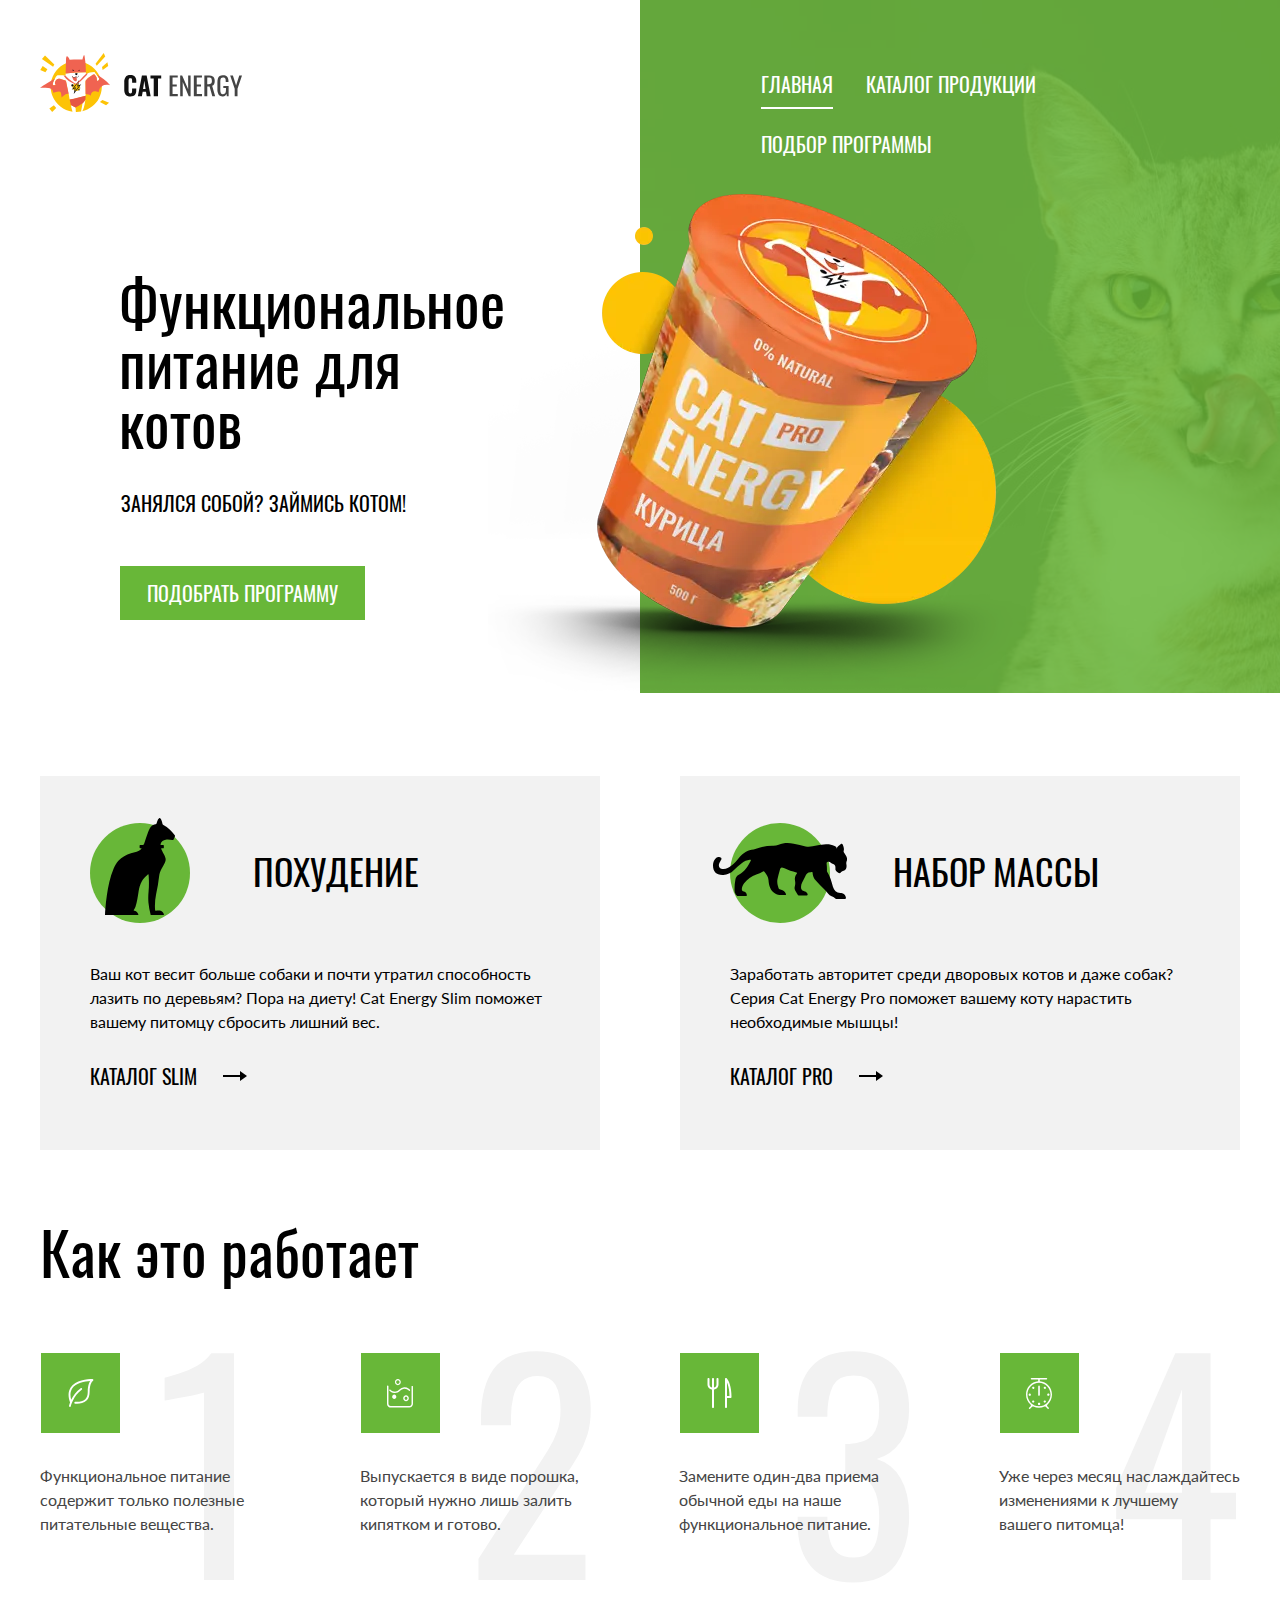
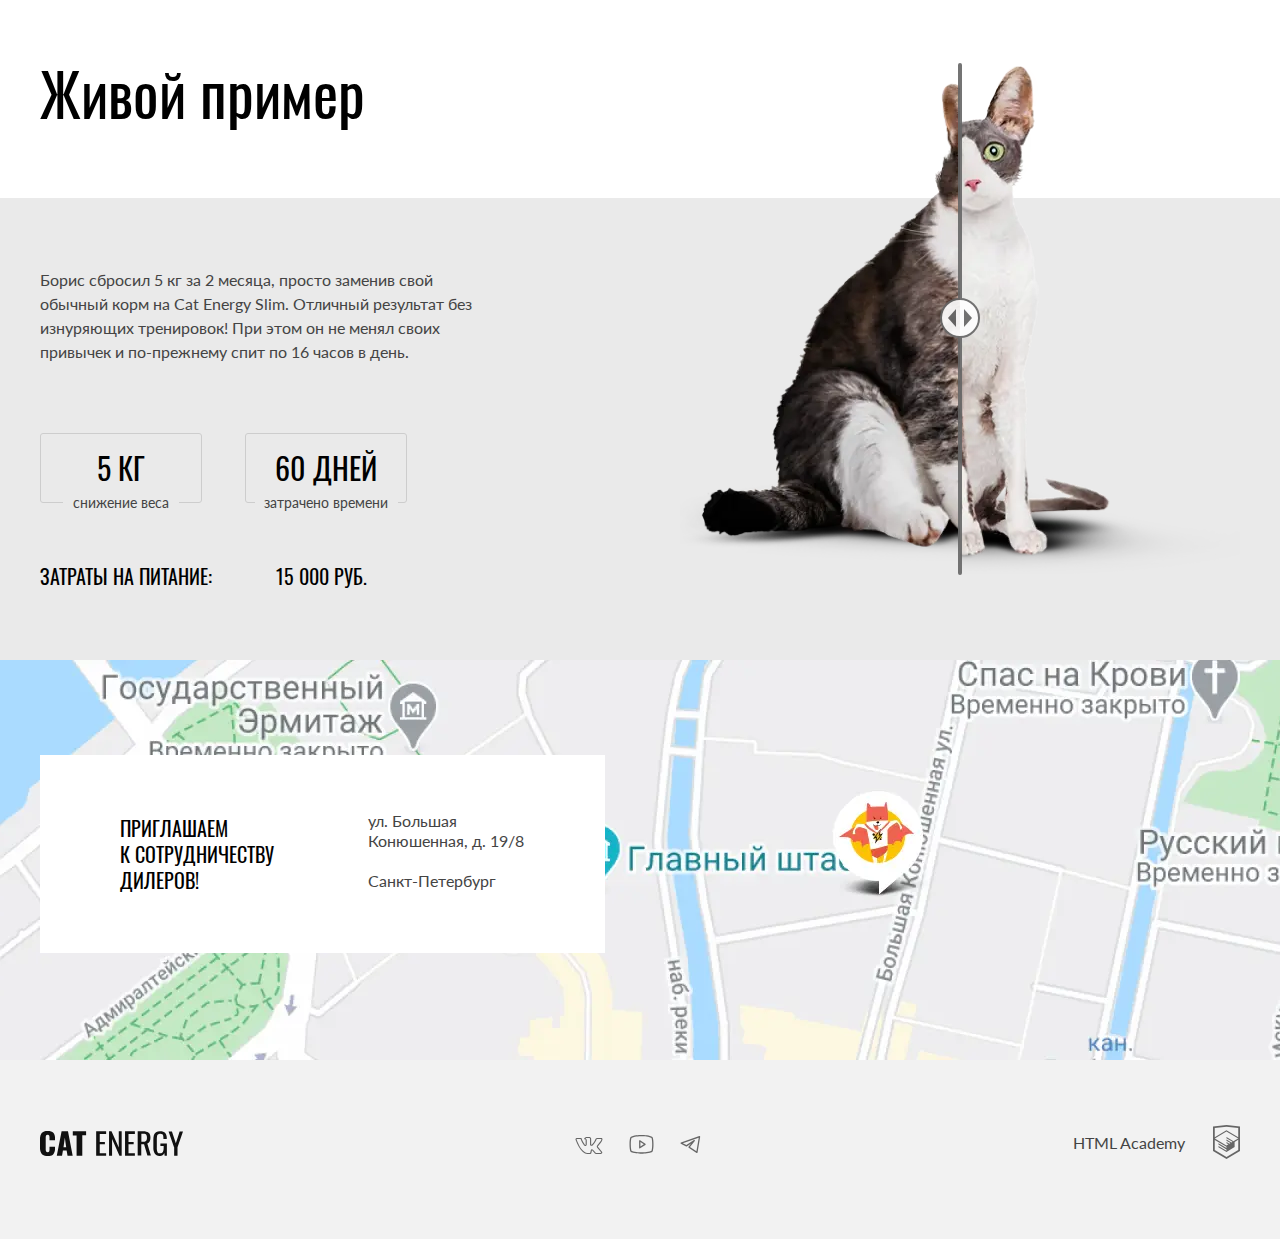
<file: index.html>
<!DOCTYPE html><html lang="ru"><head><meta charset="UTF-8"><meta http-equiv="X-UA-Compatible" content="IE=edge"><meta name="viewport" content="width=device-width,initial-scale=1"><meta name="description" content="Магазин питания для котиков Cat Energy, подбор правильного питания, похудейте кота, накачайте кота."><link rel="stylesheet" href="./css/style.min.css"><link rel="preload" href="fonts/lato/lato-regular.woff2" as="font" crossorigin="anonymous"><link rel="preload" href="fonts/oswald/oswald-regular.woff2" as="font" crossorigin="anonymous"><link rel="preload" href="fonts/oswald/oswald-medium.woff2" as="font" crossorigin="anonymous"><link rel="icon" href="favicon.ico"><link rel="icon" href="img/favicons/icon.svg" type="image/svg+xml"><link rel="apple-touch-icon" href="img/favicons/apple.png"><link rel="manifest" href="manifest.webmanifest"><title>Магазин питания для котиков "Cat Energy"</title></head><body><div class="wrapper"><div class="header-container container"><!--Класс no-js в хедере добавляет поведение при отсутствии скриптов--><header class="header no-js"><span class="header__logo-link"><picture><source media="(min-width: 1024px)" srcset="img/svg/logo-desktop.svg"><source media="(min-width: 768px)" srcset="img/svg/logo-tablet.svg"><img class="header__logo-image" src="img/svg/logo-mobile.svg" width="33" height="38" alt="Логотип сайта магазина Cat Energy."></picture><img class="header__logo-image header__logo-image--text" src="img/svg/logo-text.svg" width="101" height="18" alt="Логотип сайта магазина Cat Energy."> </span><button class="header__nav-toggle" type="button" aria-label="Открыть/закрыть меню."><span class="header__toggle-line"></span></button><nav class="header__nav"><ul class="header__nav-list header__nav-list--index"><li class="header__nav-item"><span class="header__nav-link header__nav-link--current">Главная</span></li><li class="header__nav-item"><a class="header__nav-link" href="catalog.html">Каталог продукции</a></li><li class="header__nav-item"><a class="header__nav-link" href="form.html">Подбор программы</a></li></ul></nav></header><section class="intro"><div class="intro__wrapper"><h1 class="intro__title title">Функциональное питание для котов</h1><p class="intro__slogan">Занялся собой? Займись котом!</p></div><a class="intro__link button" href="form.html">Подобрать программу</a><picture><source type="image/webp" media="(min-width: 1024px)" srcset="img/index-can-desktop.webp, img/index-can-desktop@2x.webp 2x"><source type="image/webp" media="(min-width: 768px)" srcset="img/index-can-tablet.webp, img/index-can-tablet@2x.webp 2x"><source type="image/webp" srcset="img/index-can-mobile.webp, img/index-can-mobile@2x.webp 2x"><source media="(min-width: 1024px)" srcset="img/index-can-desktop.png, img/content/index-can-desktop@2x.png 2x"><source media="(min-width: 768px)" srcset="img/index-can-tablet.jpg, img/index-can-tablet@2x.png 2x"><img class="intro__image" src="img/index-can-mobile.png" srcset="img/index-can-mobile@2x.png 2x" width="280" height="270" alt="Банка Cat Energy со вкусом курицы."></picture></section></div><main class="main-content"><section class="main-content__programs programs container"><h2 class="visually-hidden">Варианты продуктов в зависимости от цели.</h2><ul class="programs__list"><li class="programs__item programs__item--slim"><h3 class="programs__title">Похудение</h3><p class="programs__description text">Ваш кот весит больше собаки и&nbsp;почти утратил способность лазить по&nbsp;деревьям? Пора на&nbsp;диету! Cat Energy Slim поможет вашему питомцу сбросить лишний вес.</p><a class="programs__link" href="#">Каталог slim</a></li><li class="programs__item programs__item--pro"><h3 class="programs__title">Набор массы</h3><p class="programs__description text">Заработать авторитет среди дворовых котов и&nbsp;даже собак? Серия Cat Energy Pro поможет вашему коту нарастить необходимые мышцы!</p><a class="programs__link" href="#">Каталог pro</a></li></ul></section><section class="main-content__advantages advantages container"><h2 class="advantages__title title--index-sub-title">Как это работает</h2><ul class="advantages__list"><li class="advantages__item advantages__item--leaf"><p class="advantages__description text">Функциональное питание содержит только полезные питательные вещества.</p></li><li class="advantages__item advantages__item--glass"><p class="advantages__description text">Выпускается в&nbsp;виде порошка, который нужно лишь залить кипятком и&nbsp;готово.</p></li><li class="advantages__item advantages__item--eat"><p class="advantages__description text">Замените один-два приема обычной еды на&nbsp;наше функциональное питание.</p></li><li class="advantages__item advantages__item--clock"><p class="advantages__description text">Уже через месяц наслаждайтесь изменениями к&nbsp;лучшему вашего&nbsp;питомца!</p></li></ul></section><section class="main-content__example example"><div class="container"><div class="example__wrapper"><div class="example__text-wrapper"><h2 class="example__title title--index-sub-title">Живой пример</h2><div class="example__content-wrapper"><p class="example__text text">Борис сбросил 5&nbsp;кг за&nbsp;2&nbsp;месяца, просто заменив свой обычный корм на&nbsp;Cat Energy Slim. Отличный результат без изнуряющих тренировок! При этом он&nbsp;не&nbsp;менял своих привычек и&nbsp;по-прежнему спит по&nbsp;16&nbsp;часов в&nbsp;день.</p><div class="example__list-wrapper"><dl class="example__list"><div class="example__item"><dt class="example__term">Снижение веса</dt><dd class="example__definition">5 кг</dd></div><div class="example__item"><dt class="example__term">Затрачено времени</dt><dd class="example__definition">60 дней</dd></div></dl><p class="example__cost"><span class="example__cost-text">Затраты на&nbsp;питание:&nbsp;</span> <span class="example__cost-text">15&nbsp;000&nbsp;руб.</span></p></div></div></div><div class="example__comparison"><div class="example__image-container example__image-container--before"><picture><source type="image/webp" media="(min-width: 768px)" srcset="img/cat-after-tablet.webp, img/cat-after-tablet@2x.webp 2x"><source type="image/webp" srcset="img/cat-after-mobile.webp, img/cat-after-mobile@2x.webp 2x"><source media="(min-width: 768px)" srcset="img/cat-after-tablet.png, img/cat-after-tablet@2x.png 2x"><img class="example__image example__image--after" src="img/cat-after-mobile.png" srcset="img/cat-after-mobile@2x.png 2x" width="280" height="256" alt="Худой кот."></picture></div><button class="example__slider" style="left: 50%;" type="button" aria-label="Кнопка слайдера."><span class="example__slider-thumb"></span> <svg class="example__slider-image" width="40" height="40"><use xlink:href="img/sprite/sprite.svg#scroller"></use></svg></button><div class="example__image-container example__image-container--after"><picture><source type="image/webp" media="(min-width: 768px)" srcset="img/cat-before-tablet.webp, img/cat-before-tablet@2x.webp 2x"><source type="image/webp" srcset="img/cat-before-mobile.webp, img/cat-before-mobile@2x.webp 2x"><source media="(min-width: 768px)" srcset="img/cat-before-tablet.png, img/cat-before-tablet@2x.png 2x"><img class="example__image example__image--before" src="img/cat-before-mobile.png" srcset="img/cat-before-mobile@2x.png 2x" width="280" height="256" alt="Толстый кот."></picture></div></div></div></div></section><section class="main-content__map map map--index"><h2 class="visually-hidden">Карта нашего местоположения.</h2><div class="container"><div class="map__description-container"><div class="map__description-wrapper"><p class="map__description">Приглашаем к&nbsp;сотрудничеству дилеров!</p><address class="map__address text"><span class="map__address-street">ул. Большая Конюшенная, д. 19/8</span> <span class="map__adress-city">Санкт-Петербург</span></address></div></div></div><picture><source type="image/webp" media="(min-width: 1024px)" srcset="img/map-desktop.webp, img/map-desktop@2x.webp 2x"><source type="image/webp" media="(min-width: 768px)" srcset="img/map-tablet.webp, img/map-tablet@2x.webp 2x"><source type="image/webp" srcset="img/map-mobile.webp, img/map-mobile@2x.webp 2x"><source media="(min-width: 1200px)" srcset="img/map-desktop.jpg, img/map-desktop@2x.jpg 2x"><source media="(min-width: 768px)" srcset="img/map-tablet.jpg, img/map-tablet@2x.jpg 2x"><img class="map__image" src="img/map-mobile.jpg" srcset="img/map-mobile@2x.jpg 2x" alt="Санкт-Петербург, ул. Большая Конюшенная, д. 19/8." width="320" height="362"></picture><iframe class="map__iframe" title="Санкт-Петербург, ул. Большая Конюшенная, д. 19/8." src="https://www.google.com/maps/embed?pb=!1m18!1m12!1m3!1d2376.731615266694!2d30.320462871803457!3d59.9390266245015!2m3!1f0!2f0!3f0!3m2!1i1024!2i768!4f13.1!3m3!1m2!1s0x4696310fca145cc1%3A0x42b32648d8238007!2z0JHQvtC70YzRiNCw0Y8g0JrQvtC90Y7RiNC10L3QvdCw0Y8g0YPQuy4sIDE5LzgsINCh0LDQvdC60YIt0J_QtdGC0LXRgNCx0YPRgNCzLCAxOTExODY!5e0!3m2!1sru!2sru!4v1676190226513!5m2!1sru!2sru" width="600" height="450" loading="lazy" referrerpolicy="no-referrer-when-downgrade"></iframe></section></main><footer class="footer"><div class="container"><div class="footer__wrapper"><a class="footer__logo-link" href="#"><img class="footer__logo" src="img/svg/logo-text.svg" width="128" height="24" alt="Логотип сайта Cat Energy."></a><div class="footer__social-wrapper"><ul class="footer__social"><li class="footer__social-item"><a class="footer__social-link" href="https://vk.com/htmlacademy"><span class="visually-hidden">Мы во Вконтакте.</span> <svg width="28" height="17"><use xlink:href="img/sprite/sprite.svg#vk"></use></svg></a></li><li class="footer__social-item"><a class="footer__social-link" href="https://www.youtube.com/user/htmlacademyru"><span class="visually-hidden">Мы на Youtube.</span> <svg width="25" height="19"><use xlink:href="img/sprite/sprite.svg#youtube"></use></svg></a></li><li class="footer__social-item"><a class="footer__social-link" href="tg://resolve?domain=htmlacademy"><span class="visually-hidden">Мы в Telegram.</span> <svg width="21" height="18"><use xlink:href="img/sprite/sprite.svg#telegram"></use></svg></a></li></ul></div><a class="footer__copyright" href="https://htmlacademy.ru/intensive/adaptive" target="_blank"><span class="footer__copyright-academy">HTML Academy</span> <svg class="footer__academy-icon" width="27" height="34"><use xlink:href="img/sprite/sprite.svg#logo_academy"></use></svg></a></div></div></footer></div><script src="js/index.js"></script><script src="js/slider.js"></script></body></html>
</file>
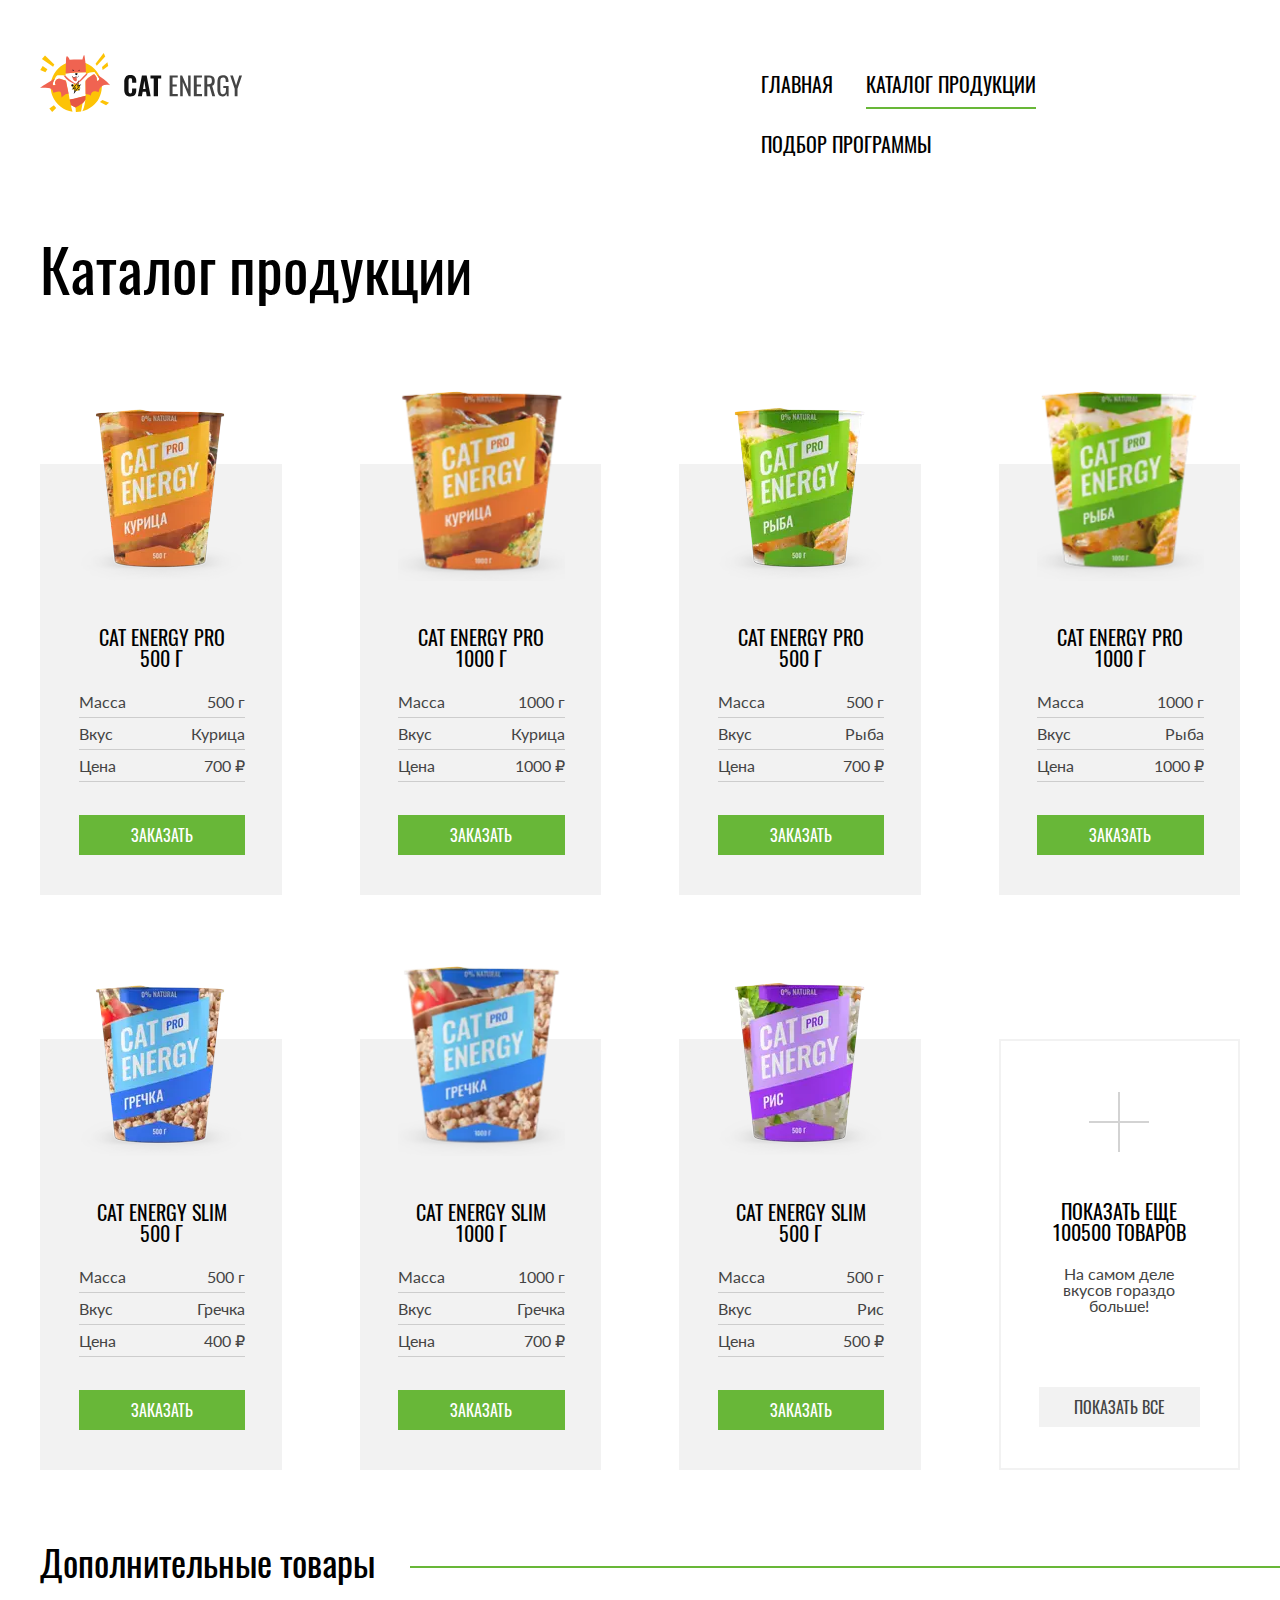
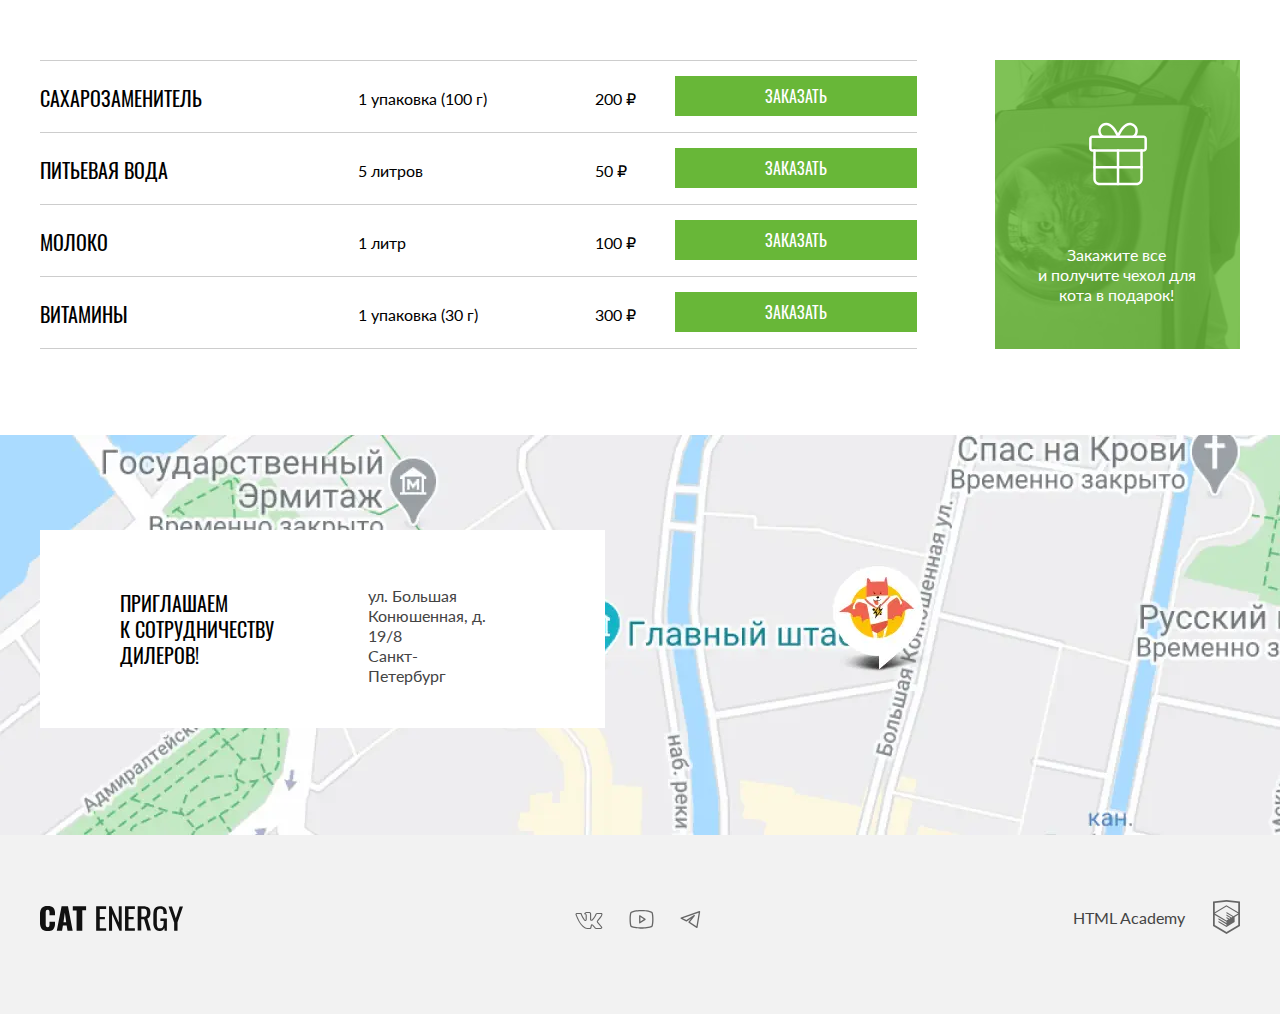
<file: catalog.html>
<!DOCTYPE html><html lang="ru"><head><meta charset="UTF-8"><meta http-equiv="X-UA-Compatible" content="IE=edge"><meta name="viewport" content="width=device-width,initial-scale=1"><meta name="description" content="Магазин питания для котиков Cat Energy, подбор правильного питания, похудейте кота, накачайте кота."><link rel="stylesheet" href="./css/style.min.css"><link rel="preload" href="fonts/lato/lato-regular.woff2" as="font" crossorigin="anonymous"><link rel="preload" href="fonts/oswald/oswald-regular.woff2" as="font" crossorigin="anonymous"><link rel="preload" href="fonts/oswald/oswald-medium.woff2" as="font" crossorigin="anonymous"><link rel="icon" href="favicon.ico"><link rel="icon" href="img/favicons/icon.svg" type="image/svg+xml"><link rel="apple-touch-icon" href="img/favicons/apple.png"><link rel="manifest" href="manifest.webmanifest"><title>Магазин питания для котиков "Cat Energy"</title></head><body><div class="wrapper"><div class="container"><!--Класс no-js в хедере добавляет поведение при отсутствии скриптов--><header class="header no-js"><a class="header__logo-link" href="index.html" aria-label="Переход на главную страницу магазина."><picture><source media="(min-width: 1024px)" srcset="img/svg/logo-desktop.svg"><source media="(min-width: 768px)" srcset="img/svg/logo-tablet.svg"><img class="header__logo-image" src="img/svg/logo-mobile.svg" width="33" height="38" alt="Логотип сайта магазина Cat Energy."></picture><img class="header__logo-image header__logo-image--text" src="img/svg/logo-text.svg" width="101" height="18" alt="Логотип сайта магазина Cat Energy."> </a><button class="header__nav-toggle" type="button" aria-label="Открыть/закрыть меню."><span class="header__toggle-line"></span></button><nav class="header__nav"><ul class="header__nav-list"><li class="header__nav-item"><a class="header__nav-link" href="index.html">Главная</a></li><li class="header__nav-item"><span class="header__nav-link header__nav-link--current">Каталог продукции</span></li><li class="header__nav-item"><a class="header__nav-link" href="form.html">Подбор программы</a></li></ul></nav></header></div><main class="main-content"><section class="main-content__catalog catalog container"><h1 class="catalog__title title">Каталог продукции</h1><ul class="catalog__list"><li class="catalog__item"><a class="catalog__product-link" href="#"><picture><source type="image/webp" media="(min-width: 1024px)" srcset="img/cat-energy-chicken-500-desktop.webp, img/cat-energy-chicken-500-desktop@2x.webp 2x"><source type="image/webp" media="(min-width: 768px)" srcset="img/cat-energy-chicken-500-tablet.webp, img/cat-energy-chicken-500-tablet@2x.webp 2x"><source type="image/webp" srcset="img/cat-energy-chicken-500-mobile.webp, img/cat-energy-chicken-500-mobile@2x.webp 2x"><source media="(min-width: 1024px)" srcset="img/cat-energy-chicken-500-desktop.png, img/cat-energy-chicken-500-desktop@2x.png 2x"><source media="(min-width: 768px)" srcset="img/cat-energy-chicken-500-tablet.png, img/cat-energy-chicken-500-tablet@2x.png 2x"><img class="catalog__product-image" src="img/cat-energy-chicken-500-mobile.png" srcset="img/cat-energy-chicken-500-mobile@2x.jpg 2x" width="68" height="86" alt="Cat Energy PRO 500 г."></picture></a><div class="catalog__product-wrapper"><a class="catalog__product-title title--product-title" href="#">Cat Energy PRO 500 г</a><dl class="catalog__product-property"><div class="catalog__property-item"><dt class="catalog__product-therm catalog__property-text">Масса</dt><dd class="catalog__product-determination catalog__property-text">500 г</dd></div><div class="catalog__property-item"><dt class="catalog__product-therm catalog__property-text">Вкус</dt><dd class="catalog__product-determination catalog__property-text">Курица</dd></div><div class="catalog__property-item"><dt class="catalog__product-therm catalog__property-text">Цена</dt><dd class="catalog__product-determination catalog__property-text">700 ₽</dd></div></dl></div><a class="catalog__link button" href="#">Заказать</a></li><li class="catalog__item"><a class="catalog__product-link" href="#"><picture><source type="image/webp" media="(min-width: 1024px)" srcset="img/cat-energy-chicken-1000-desktop.webp, img/cat-energy-chicken-1000-desktop@2x.webp 2x"><source type="image/webp" media="(min-width: 768px)" srcset="img/cat-energy-chicken-1000-tablet.webp, img/cat-energy-chicken-1000-tablet@2x.webp 2x"><source type="image/webp" srcset="img/cat-energy-chicken-1000-mobile.webp, img/cat-energy-chicken-1000-mobile@2x.webp 2x"><source media="(min-width: 1024px)" srcset="img/cat-energy-chicken-1000-desktop.png, img/cat-energy-chicken-1000-desktop@2x.png 2x"><source media="(min-width: 768px)" srcset="img/cat-energy-chicken-1000-tablet.png, img/cat-energy-chicken-1000-tablet@2x.png 2x"><img class="catalog__product-image" src="img/cat-energy-chicken-1000-mobile.png" srcset="img/cat-energy-chicken-1000-mobile@2x.jpg 2x" width="84" height="100" alt="Cat Energy PRO 1000 г."></picture></a><div class="catalog__product-wrapper"><a class="catalog__product-title title--product-title" href="#">Cat Energy PRO 1000 г</a><dl class="catalog__product-property"><div class="catalog__property-item"><dt class="catalog__product-therm catalog__property-text">Масса</dt><dd class="catalog__product-determination catalog__property-text">1000 г</dd></div><div class="catalog__property-item"><dt class="catalog__product-therm catalog__property-text">Вкус</dt><dd class="catalog__product-determination catalog__property-text">Курица</dd></div><div class="catalog__property-item"><dt class="catalog__product-therm catalog__property-text">Цена</dt><dd class="catalog__product-determination catalog__property-text">1000 ₽</dd></div></dl></div><a class="catalog__link button" href="#">Заказать</a></li><li class="catalog__item"><a class="catalog__product-link" href="#"><picture><source type="image/webp" media="(min-width: 1024px)" srcset="img/cat-energy-pro-fish-500-desktop.webp, img/cat-energy-pro-fish-500-desktop@2x.webp 2x"><source type="image/webp" media="(min-width: 768px)" srcset="img/cat-energy-pro-fish-500-tablet.webp, img/cat-energy-pro-fish-500-tablet@2x.webp 2x"><source type="image/webp" srcset="img/cat-energy-pro-fish-500-mobile.webp, img/cat-energy-pro-fish-500-mobile@2x.webp 2x"><source media="(min-width: 1024px)" srcset="img/cat-energy-pro-fish-500-desktop.png, img/cat-energy-pro-fish-500-desktop@2x.png 2x"><source media="(min-width: 768px)" srcset="img/cat-energy-pro-fish-500-tablet.png, img/cat-energy-pro-fish-500-tablet@2x.png 2x"><img class="catalog__product-image" src="img/cat-energy-pro-fish-500-mobile.png" srcset="img/cat-energy-pro-fish-500-mobile@2x.jpg 2x" width="68" height="70" alt="Cat Energy PRO 500 г."></picture></a><div class="catalog__product-wrapper"><a class="catalog__product-title title--product-title" href="#">Cat Energy PRO 500 г</a><dl class="catalog__product-property"><div class="catalog__property-item"><dt class="catalog__product-therm catalog__property-text">Масса</dt><dd class="catalog__product-determination catalog__property-text">500 г</dd></div><div class="catalog__property-item"><dt class="catalog__product-therm catalog__property-text">Вкус</dt><dd class="catalog__product-determination catalog__property-text">Рыба</dd></div><div class="catalog__property-item"><dt class="catalog__product-therm catalog__property-text">Цена</dt><dd class="catalog__product-determination catalog__property-text">700 ₽</dd></div></dl></div><a class="catalog__link button" href="#">Заказать</a></li><li class="catalog__item"><a class="catalog__product-link" href="#"><picture><source type="image/webp" media="(min-width: 1024px)" srcset="img/cat-energy-pro-fish-1000-desktop.webp, img/cat-energy-pro-fish-1000-desktop@2x.webp 2x"><source type="image/webp" media="(min-width: 768px)" srcset="img/cat-energy-pro-fish-1000-tablet.webp, img/cat-energy-pro-fish-1000-tablet@2x.webp 2x"><source type="image/webp" srcset="img/cat-energy-pro-fish-1000-mobile.webp, img/cat-energy-pro-fish-1000-mobile@2x.webp 2x"><source media="(min-width: 1024px)" srcset="img/cat-energy-pro-fish-1000-desktop.png, img/cat-energy-pro-fish-1000-desktop@2x.png 2x"><source media="(min-width: 768px)" srcset="img/cat-energy-pro-fish-1000-tablet.png, img/cat-energy-pro-fish-1000-tablet@2x.png 2x"><img class="catalog__product-image" src="img/cat-energy-pro-fish-1000-mobile.png" srcset="img/cat-energy-pro-fish-1000-mobile@2x.jpg 2x" width="84" height="100" alt="Cat Energy PRO 1000 г."></picture></a><div class="catalog__product-wrapper"><a class="catalog__product-title title--product-title" href="#">Cat Energy PRO 1000 г</a><dl class="catalog__product-property"><div class="catalog__property-item"><dt class="catalog__product-therm catalog__property-text">Масса</dt><dd class="catalog__product-determination catalog__property-text">1000 г</dd></div><div class="catalog__property-item"><dt class="catalog__product-therm catalog__property-text">Вкус</dt><dd class="catalog__product-determination catalog__property-text">Рыба</dd></div><div class="catalog__property-item"><dt class="catalog__product-therm catalog__property-text">Цена</dt><dd class="catalog__product-determination catalog__property-text">1000 ₽</dd></div></dl></div><a class="catalog__link button" href="#">Заказать</a></li><li class="catalog__item"><a class="catalog__product-link" href="#"><picture><source type="image/webp" media="(min-width: 1024px)" srcset="img/cat-energy-slim-buckwheat-500-desktop.webp, img/cat-energy-slim-buckwheat-500-desktop@2x.webp 2x"><source type="image/webp" media="(min-width: 768px)" srcset="img/cat-energy-slim-buckwheat-500-tablet.webp, img/cat-energy-slim-buckwheat-500-tablet@2x.webp 2x"><source type="image/webp" srcset="img/cat-energy-slim-buckwheat-500-mobile.webp, img/cat-energy-slim-buckwheat-500-mobile@2x.webp 2x"><source media="(min-width: 1024px)" srcset="img/cat-energy-slim-buckwheat-500-desktop.png, img/cat-energy-slim-buckwheat-500-desktop@2x.png 2x"><source media="(min-width: 768px)" srcset="img/cat-energy-slim-buckwheat-500-tablet.png, img/cat-energy-slim-buckwheat-500-tablet@2x.png 2x"><img class="catalog__product-image" src="img/cat-energy-slim-buckwheat-500-mobile.png" srcset="img/cat-energy-slim-buckwheat-500-mobile@2x.jpg 2x" width="68" height="78" alt="Cat Energy slim 500 г."></picture></a><div class="catalog__product-wrapper"><a class="catalog__product-title title--product-title" href="#">Cat Energy slim 500 г</a><dl class="catalog__product-property"><div class="catalog__property-item"><dt class="catalog__product-therm catalog__property-text">Масса</dt><dd class="catalog__product-determination catalog__property-text">500 г</dd></div><div class="catalog__property-item"><dt class="catalog__product-therm catalog__property-text">Вкус</dt><dd class="catalog__product-determination catalog__property-text">Гречка</dd></div><div class="catalog__property-item"><dt class="catalog__product-therm catalog__property-text">Цена</dt><dd class="catalog__product-determination catalog__property-text">400 ₽</dd></div></dl></div><a class="catalog__link button" href="#">Заказать</a></li><li class="catalog__item"><a class="catalog__product-link" href="#"><picture><source type="image/webp" media="(min-width: 1024px)" srcset="img/cat-energy-slim-buckwheat-1000-desktop.webp, img/cat-energy-slim-buckwheat-1000-desktop@2x.webp 2x"><source type="image/webp" media="(min-width: 768px)" srcset="img/cat-energy-slim-buckwheat-1000-tablet.webp, img/cat-energy-slim-buckwheat-1000-tablet@2x.webp 2x"><source type="image/webp" srcset="img/cat-energy-slim-buckwheat-1000-mobile.webp, img/cat-energy-slim-buckwheat-1000-mobile@2x.webp 2x"><source media="(min-width: 1024px)" srcset="img/cat-energy-slim-buckwheat-1000-desktop.png, img/cat-energy-slim-buckwheat-1000-desktop@2x.png 2x"><source media="(min-width: 768px)" srcset="img/cat-energy-slim-buckwheat-1000-tablet.png, img/cat-energy-slim-buckwheat-1000-tablet@2x.png 2x"><img class="catalog__product-image" src="img/cat-energy-slim-buckwheat-1000-mobile.png" srcset="img/cat-energy-slim-buckwheat-1000-mobile@2x.jpg 2x" width="84" height="100" alt="Cat Energy slim 1000 г."></picture></a><div class="catalog__product-wrapper"><a class="catalog__product-title title--product-title" href="#">Cat Energy slim 1000 г</a><dl class="catalog__product-property"><div class="catalog__property-item"><dt class="catalog__product-therm catalog__property-text">Масса</dt><dd class="catalog__product-determination catalog__property-text">1000 г</dd></div><div class="catalog__property-item"><dt class="catalog__product-therm catalog__property-text">Вкус</dt><dd class="catalog__product-determination catalog__property-text">Гречка</dd></div><div class="catalog__property-item"><dt class="catalog__product-therm catalog__property-text">Цена</dt><dd class="catalog__product-determination catalog__property-text">700 ₽</dd></div></dl></div><a class="catalog__link button" href="#">Заказать</a></li><li class="catalog__item"><a class="catalog__product-link" href="#"><picture><source type="image/webp" media="(min-width: 1024px)" srcset="img/cat-energy-slim-rice-500-desktop.webp, img/cat-energy-slim-rice-500-desktop@2x.webp 2x"><source type="image/webp" media="(min-width: 768px)" srcset="img/cat-energy-slim-rice-500-tablet.webp, img/cat-energy-slim-rice-500-tablet@2x.webp 2x"><source type="image/webp" srcset="img/cat-energy-slim-rice-500-mobile.webp, img/cat-energy-slim-rice-500-mobile@2x.webp 2x"><source media="(min-width: 1024px)" srcset="img/cat-energy-slim-rice-500-desktop.png, img/cat-energy-slim-rice-500-desktop@2x.png 2x"><source media="(min-width: 768px)" srcset="img/cat-energy-slim-rice-500-tablet.png, img/cat-energy-slim-rice-500-tablet@2x.png 2x"><img class="catalog__product-image" src="img/cat-energy-slim-rice-500-mobile.png" srcset="img/cat-energy-slim-rice-500-mobile@2x.jpg 2x" width="72" height="84" alt="Cat Energy slim 500 г."></picture></a><div class="catalog__product-wrapper"><a class="catalog__product-title title--product-title" href="#">Cat Energy slim 500 г</a><dl class="catalog__product-property"><div class="catalog__property-item"><dt class="catalog__product-therm catalog__property-text">Масса</dt><dd class="catalog__product-determination catalog__property-text">500 г</dd></div><div class="catalog__property-item"><dt class="catalog__product-therm catalog__property-text">Вкус</dt><dd class="catalog__product-determination catalog__property-text">Рис</dd></div><div class="catalog__property-item"><dt class="catalog__product-therm catalog__property-text">Цена</dt><dd class="catalog__product-determination catalog__property-text">500 ₽</dd></div></dl></div><a class="catalog__link button" href="#">Заказать</a></li><li class="catalog__item catalog__item--pagination"><h3 class="catalog__product-title title--product-title">Показать еще 100500 товаров</h3><p class="catalog__pagination-description catalog__property-text">На&nbsp;самом деле вкусов гораздо больше!</p><a class="catalog__link button--pagination" href="#">Показать все</a></li></ul></section><section class="main-content__sub-catalog sub-catalog container"><h2 class="sub-catalog__title title--sub-title"><span class="sub-catalog__title-inner">Дополнительные товары</span></h2><ul class="sub-catalog__list"><li class="sub-catalog__item"><h3 class="sub-catalog__product-title title--product-title">Сахарозаменитель</h3><div class="sub-catalog__product-wrapper"><p class="sub-catalog__product-tare">1 упаковка (100&nbsp;г)</p><p class="sub-catalog__product-price">200 ₽</p></div><a class="sub-catalog__link button" href="#">Заказать</a></li><li class="sub-catalog__item"><h3 class="sub-catalog__product-title title--product-title">Питьевая вода</h3><div class="sub-catalog__product-wrapper"><p class="sub-catalog__product-tare">5 литров</p><p class="sub-catalog__product-price">50 ₽</p></div><a class="sub-catalog__link button" href="#">Заказать</a></li><li class="sub-catalog__item"><h3 class="sub-catalog__product-title title--product-title">Молоко</h3><div class="sub-catalog__product-wrapper"><p class="sub-catalog__product-tare">1 литр</p><p class="sub-catalog__product-price">100 ₽</p></div><a class="sub-catalog__link button" href="#">Заказать</a></li><li class="sub-catalog__item"><h3 class="sub-catalog__product-title title--product-title">Витамины</h3><div class="sub-catalog__product-wrapper"><p class="sub-catalog__product-tare">1 упаковка (30&nbsp;г)</p><p class="sub-catalog__product-price">300 ₽</p></div><a class="sub-catalog__link button" href="#">Заказать</a></li></ul><div class="sub-catalog__bonus"><div class="sub-catalog__bonus-container"><h3 class="sub-catalog__bonus-title">Закажите все и&nbsp;получите чехол для кота в&nbsp;подарок!</h3></div></div></section><section class="main-content__map map"><h2 class="visually-hidden">Карта нашего местоположения.</h2><div class="container"><div class="map__description-container"><div class="map__description-wrapper map__description-wrapper--catalog"><p class="map__description">Приглашаем к&nbsp;сотрудничеству дилеров!</p><address class="map__address text"><span class="map__address-street">ул. Большая Конюшенная, д. 19/8</span> <span class="map__adress-city">Санкт-Петербург</span></address></div></div></div><picture><source type="image/webp" media="(min-width: 1024px)" srcset="img/map-desktop.webp, img/map-desktop@2x.webp 2x"><source type="image/webp" media="(min-width: 768px)" srcset="img/map-tablet.webp, img/map-tablet@2x.webp 2x"><source type="image/webp" srcset="img/map-mobile.webp, img/map-mobile@2x.webp 2x"><source media="(min-width: 1200px)" srcset="img/map-desktop.jpg, img/map-desktop@2x.jpg 2x"><source media="(min-width: 768px)" srcset="img/map-tablet.jpg, img/map-tablet@2x.jpg 2x"><img class="map__image" src="img/map-mobile.jpg" srcset="img/map-mobile@2x.jpg 2x" alt="Санкт-Петербург, ул. Большая Конюшенная, д. 19/8." width="320" height="362"></picture><iframe class="map__iframe" title="Санкт-Петербург, ул. Большая Конюшенная, д. 19/8." src="https://www.google.com/maps/embed?pb=!1m18!1m12!1m3!1d2376.731615266694!2d30.320462871803457!3d59.9390266245015!2m3!1f0!2f0!3f0!3m2!1i1024!2i768!4f13.1!3m3!1m2!1s0x4696310fca145cc1%3A0x42b32648d8238007!2z0JHQvtC70YzRiNCw0Y8g0JrQvtC90Y7RiNC10L3QvdCw0Y8g0YPQuy4sIDE5LzgsINCh0LDQvdC60YIt0J_QtdGC0LXRgNCx0YPRgNCzLCAxOTExODY!5e0!3m2!1sru!2sru!4v1676190226513!5m2!1sru!2sru" width="600" height="450" loading="lazy" referrerpolicy="no-referrer-when-downgrade"></iframe></section></main><footer class="footer"><div class="container"><div class="footer__wrapper"><a class="footer__logo-link" href="#"><img class="footer__logo" src="img/svg/logo-text.svg" width="128" height="24" alt="Логотип сайта Cat Energy."></a><div class="footer__social-wrapper"><ul class="footer__social"><li class="footer__social-item"><a class="footer__social-link" href="https://vk.com/htmlacademy"><span class="visually-hidden">Мы во Вконтакте.</span> <svg width="28" height="17"><use xlink:href="img/sprite/sprite.svg#vk"></use></svg></a></li><li class="footer__social-item"><a class="footer__social-link" href="https://www.youtube.com/user/htmlacademyru"><span class="visually-hidden">Мы на Youtube.</span> <svg width="25" height="19"><use xlink:href="img/sprite/sprite.svg#youtube"></use></svg></a></li><li class="footer__social-item"><a class="footer__social-link" href="tg://resolve?domain=htmlacademy"><span class="visually-hidden">Мы в Telegram.</span> <svg width="21" height="18"><use xlink:href="img/sprite/sprite.svg#telegram"></use></svg></a></li></ul></div><a class="footer__copyright" href="https://htmlacademy.ru/intensive/adaptive" target="_blank"><span class="footer__copyright-academy">HTML Academy</span> <svg class="footer__academy-icon" width="27" height="34"><use xlink:href="img/sprite/sprite.svg#logo_academy"></use></svg></a></div></div></footer></div><script src="js/index.js"></script></body></html>
</file>
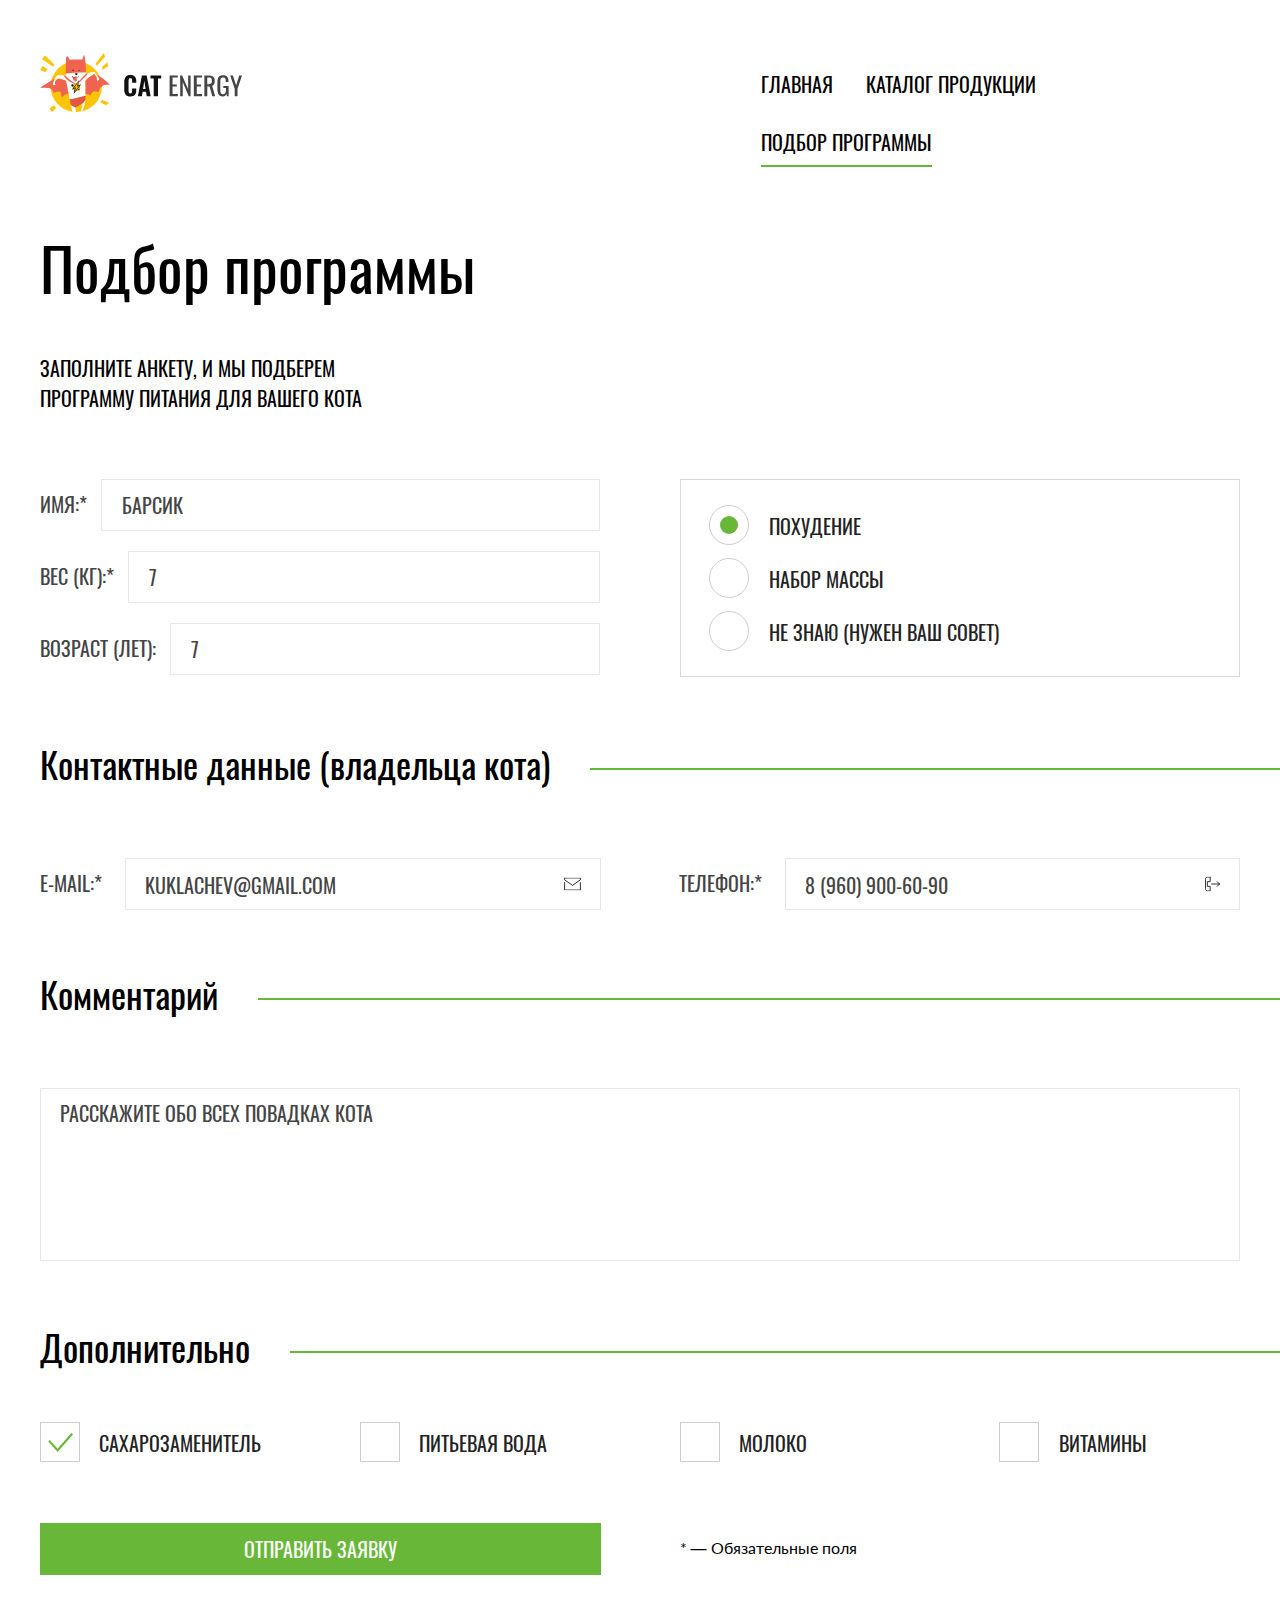
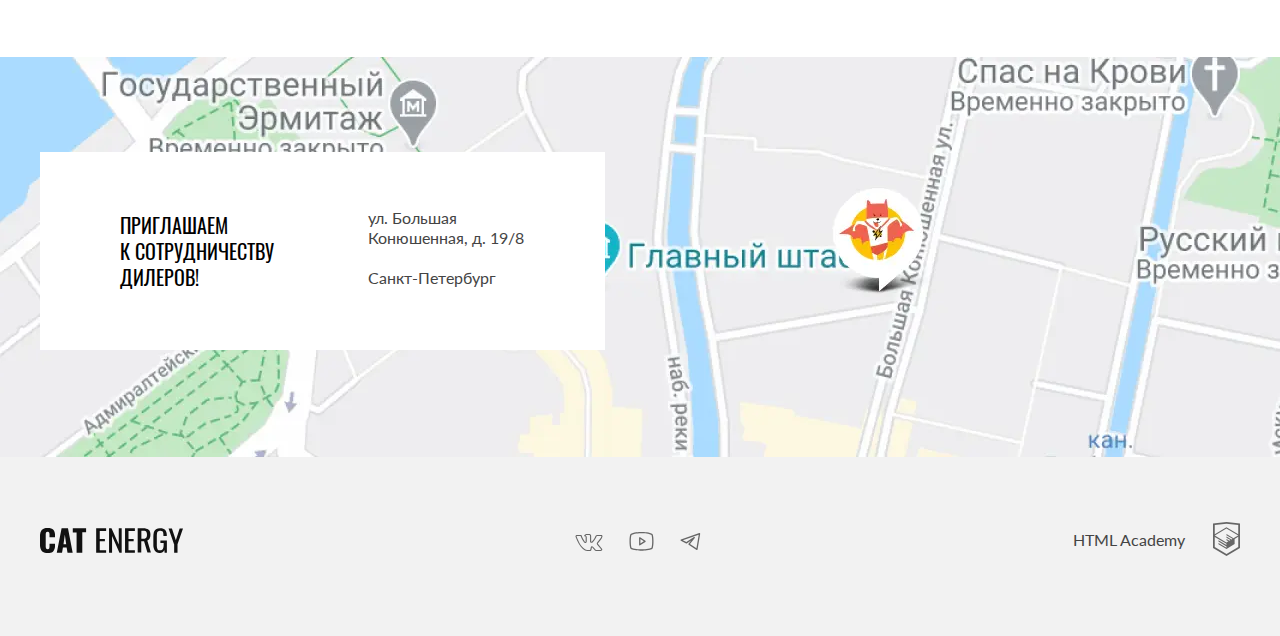
<file: form.html>
<!DOCTYPE html><html lang="ru"><head><meta charset="UTF-8"><meta http-equiv="X-UA-Compatible" content="IE=edge"><meta name="viewport" content="width=device-width,initial-scale=1"><meta name="description" content="Магазин питания для котиков Cat Energy, подбор правильного питания, похудейте кота, накачайте кота."><link rel="stylesheet" href="./css/style.min.css"><link rel="preload" href="fonts/lato/lato-regular.woff2" as="font" crossorigin="anonymous"><link rel="preload" href="fonts/oswald/oswald-regular.woff2" as="font" crossorigin="anonymous"><link rel="preload" href="fonts/oswald/oswald-medium.woff2" as="font" crossorigin="anonymous"><link rel="icon" href="favicon.ico"><link rel="icon" href="img/favicons/icon.svg" type="image/svg+xml"><link rel="apple-touch-icon" href="img/favicons/apple.png"><link rel="manifest" href="manifest.webmanifest"><title>Магазин питания для котиков "Cat Energy"</title></head><body><div class="wrapper"><div class="container"><!--Класс no-js в хедере добавляет поведение при отсутствии скриптов--><header class="header no-js"><a class="header__logo-link" href="index.html" aria-label="Переход на главную страницу магазина."><picture><source media="(min-width: 1024px)" srcset="img/svg/logo-desktop.svg"><source media="(min-width: 768px)" srcset="img/svg/logo-tablet.svg"><img class="header__logo-image" src="img/svg/logo-mobile.svg" width="33" height="38" alt="Логотип сайта магазина Cat Energy."></picture><img class="header__logo-image header__logo-image--text" src="img/svg/logo-text.svg" width="101" height="18" alt="Логотип сайта магазина Cat Energy."> </a><button class="header__nav-toggle" type="button" aria-label="Открыть/закрыть меню."><span class="header__toggle-line"></span></button><nav class="header__nav"><ul class="header__nav-list"><li class="header__nav-item"><a class="header__nav-link" href="index.html">Главная</a></li><li class="header__nav-item"><a class="header__nav-link" href="catalog.html">Каталог продукции</a></li><li class="header__nav-item"><span class="header__nav-link header__nav-link--current">Подбор программы</span></li></ul></nav></header></div><main class="main-content"><section class="main-content__form-page form-page"><div class="container"><h1 class="form-page__title title">Подбор программы</h1><p class="form-page__description">Заполните анкету, и&nbsp;мы&nbsp;подберем программу питания для вашего кота</p><form class="form-page__form" method="POST" action="https://echo.htmlacademy.ru"><div class="form-page__groups-wrapper"><fieldset class="form-page__group"><legend class="visually-hidden">Введите данные вашего кота.</legend><label class="form-page__label"><span class="form-page__input-name text--input">Имя:*</span><!--Добавить к инпуту класс has-error, чтобы увидеть ошибку--> <input class="form-page__input text--input" type="text" id="cat-name" value="Барсик" placeholder="Введите имя кота" required></label> <label class="form-page__label"><span class="form-page__input-name text--input">Вес (кг):*</span><!--Добавить к инпуту класс has-error, чтобы увидеть ошибку--> <input class="form-page__input text--input" type="text" id="cat-weight" value="7" placeholder="Введите вес кота" required></label> <label class="form-page__label"><!--Добавить к инпуту класс has-error, чтобы увидеть ошибку--> <span class="form-page__input-name text--input">Возраст&nbsp;(лет):</span> <input class="form-page__input text--input" type="text" id="cat-age" value="7" placeholder="Введите возраст кота" required></label></fieldset><fieldset class="form-page__group form-page__group--user-goal"><legend class="visually-hidden">Выберите желаемую программу.</legend><ul class="form-page__list"><li class="form-page__item-radio choice"><label class="choice__label"><input class="visually-hidden choice__input" type="radio" id="slimming" name="user-goal" value="Похудение" checked="checked"> <span class="choice__radio"></span> <span class="choice__name text--input">Похудение</span></label></li><li class="form-page__item-radio choice"><label class="choice__label"><input class="visually-hidden choice__input" type="radio" id="weight-gain" name="user-goal" value="Набор массы"> <span class="choice__radio"></span> <span class="choice__name text--input">Набор массы</span></label></li><li class="form-page__item-radio choice"><label class="choice__label"><input class="visually-hidden choice__input" type="radio" id="need-consultation" name="user-goal" value="Не знаю (нужен ваш совет)"> <span class="choice__radio"></span> <span class="choice__name text--input">Не знаю (нужен ваш совет)</span></label></li></ul></fieldset></div><fieldset class="form-page__group form-page__group--contacts"><legend class="form-page__legend"><h2 class="form-page__group-title-container"><span class="form-page__group-title form-page__group-title--contact title--sub-title">Контактные данные (владельца кота)</span></h2></legend><div class="form-page__inputs-wrapper"><label class="form-page__label"><span class="form-page__input-name form-page__input-name--contacts text--input">E-mail:*</span><!--Добавить к инпуту класс has-error, чтобы увидеть ошибку--> <input class="form-page__input form-page__input--with-icon text--input" type="email" id="email" value="kuklachev@gmail.com" placeholder="Введите ваш email" required> <svg class="form-page__input-icon" width="17" height="13"><use xlink:href="img/sprite/sprite.svg#email"></use></svg></label> <label class="form-page__label" for="phone"><span class="form-page__input-name form-page__input-name--contacts text--input">Телефон:*</span><!--Добавить к инпуту класс has-error, чтобы увидеть ошибку--> <input class="form-page__input form-page__input--with-icon text--input" type="tel" id="phone" name="phone" value="8 (960) 900-60-90" placeholder="Введите номер телефона" required> <svg class="form-page__input-icon" width="15" height="15"><use xlink:href="img/sprite/sprite.svg#phone"></use></svg></label></div></fieldset><fieldset class="form-page__group form-page__group--commit"><legend class="form-page__legend"><h2 class="form-page__group-title-container"><span class="form-page__group-title title--sub-title">Комментарий</span></h2></legend><label><span class="visually-hidden">Комментарий в свободной форме.</span><!--Добавить к texarea класс has-error, чтобы увидеть ошибку--> <textarea class="form-page__input form-page__input--textarea text--input" id="additional-text" name="additional-text" placeholder="Расскажите обо всех повадках кота"></textarea></label></fieldset><fieldset class="form-page__group form-page__group--additional"><legend class="form-page__legend"><h2 class="form-page__group-title-container"><span class="form-page__group-title title--sub-title">Дополнительно</span></h2></legend><ul class="form-page__list form-page__list--column"><li class="form-page__item-checkbox choice"><label class="choice__label choice__label--checkbox"><input class="visually-hidden choice__input" type="checkbox" name="additional-options" id="sweetener" value="Сахарозаменитель" checked="checked"> <span class="choice__checkbox"></span> <span class="choice__name text--input">Сахарозаменитель</span></label></li><li class="form-page__item-checkbox choice"><label class="choice__label choice__label--checkbox"><input class="visually-hidden choice__input" type="checkbox" name="additional-options" id="water" value="Питьевая вода"> <span class="choice__checkbox"></span> <span class="choice__name text--input">Питьевая вода</span></label></li><li class="form-page__item-checkbox choice"><label class="choice__label choice__label--checkbox"><input class="visually-hidden choice__input" type="checkbox" name="additional-options" id="milk" value="Молоко"> <span class="choice__checkbox"></span> <span class="choice__name text--input">Молоко</span></label></li><li class="form-page__item-checkbox choice"><label class="choice__label choice__label--checkbox"><input class="visually-hidden choice__input" type="checkbox" name="additional-options" id="vitamins" value="Витамины"> <span class="choice__checkbox"></span> <span class="choice__name text--input">Витамины</span></label></li></ul></fieldset><div class="form-page__submit-container"><button class="form-page__submit-button button" type="submit">Отправить заявку</button><p class="form-page__submit-description text">* &mdash; Обязательные поля</p></div></form></div></section><section class="main-content__map map"><h2 class="visually-hidden">Карта нашего местоположения.</h2><div class="container"><div class="map__description-container"><div class="map__description-wrapper"><p class="map__description">Приглашаем к&nbsp;сотрудничеству дилеров!</p><address class="map__address text"><span class="map__address-street">ул. Большая Конюшенная, д. 19/8</span> <span class="map__adress-city">Санкт-Петербург</span></address></div></div></div><picture><source type="image/webp" media="(min-width: 1024px)" srcset="img/map-desktop.webp, img/map-desktop@2x.webp 2x"><source type="image/webp" media="(min-width: 768px)" srcset="img/map-tablet.webp, img/map-tablet@2x.webp 2x"><source type="image/webp" srcset="img/map-mobile.webp, img/map-mobile@2x.webp 2x"><source media="(min-width: 1200px)" srcset="img/map-desktop.jpg, img/map-desktop@2x.jpg 2x"><source media="(min-width: 768px)" srcset="img/map-tablet.jpg, img/map-tablet@2x.jpg 2x"><img class="map__image" src="img/map-mobile.jpg" srcset="img/map-mobile@2x.jpg 2x" alt="Санкт-Петербург, ул. Большая Конюшенная, д. 19/8." width="320" height="362"></picture><iframe class="map__iframe" title="Санкт-Петербург, ул. Большая Конюшенная, д. 19/8." src="https://www.google.com/maps/embed?pb=!1m18!1m12!1m3!1d2376.731615266694!2d30.320462871803457!3d59.9390266245015!2m3!1f0!2f0!3f0!3m2!1i1024!2i768!4f13.1!3m3!1m2!1s0x4696310fca145cc1%3A0x42b32648d8238007!2z0JHQvtC70YzRiNCw0Y8g0JrQvtC90Y7RiNC10L3QvdCw0Y8g0YPQuy4sIDE5LzgsINCh0LDQvdC60YIt0J_QtdGC0LXRgNCx0YPRgNCzLCAxOTExODY!5e0!3m2!1sru!2sru!4v1676190226513!5m2!1sru!2sru" width="600" height="450" loading="lazy" referrerpolicy="no-referrer-when-downgrade"></iframe></section></main><footer class="footer"><div class="container"><div class="footer__wrapper"><a class="footer__logo-link" href="#"><img class="footer__logo" src="img/svg/logo-text.svg" width="128" height="24" alt="Логотип сайта Cat Energy."></a><div class="footer__social-wrapper"><ul class="footer__social"><li class="footer__social-item"><a class="footer__social-link" href="https://vk.com/htmlacademy"><span class="visually-hidden">Мы во Вконтакте.</span> <svg width="28" height="17"><use xlink:href="img/sprite/sprite.svg#vk"></use></svg></a></li><li class="footer__social-item"><a class="footer__social-link" href="https://www.youtube.com/user/htmlacademyru"><span class="visually-hidden">Мы на Youtube.</span> <svg width="25" height="19"><use xlink:href="img/sprite/sprite.svg#youtube"></use></svg></a></li><li class="footer__social-item"><a class="footer__social-link" href="tg://resolve?domain=htmlacademy"><span class="visually-hidden">Мы в Telegram.</span> <svg width="21" height="18"><use xlink:href="img/sprite/sprite.svg#telegram"></use></svg></a></li></ul></div><a class="footer__copyright" href="https://htmlacademy.ru/intensive/adaptive" target="_blank"><span class="footer__copyright-academy">HTML Academy</span> <svg class="footer__academy-icon" width="27" height="34"><use xlink:href="img/sprite/sprite.svg#logo_academy"></use></svg></a></div></div></footer></div><script src="js/index.js"></script></body></html>
</file>
<file: css/style.min.css>
@charset "UTF-8";@font-face{font-style:normal;font-weight:400;font-family:"Lato";font-display:swap;src:url(../fonts/lato/lato-regular.woff2)format("woff2"),url(../fonts/lato/lato-regular.woff)format("woff")}@font-face{font-style:normal;font-weight:400;font-family:"Oswald";font-display:swap;src:url(../fonts/oswald/oswald-regular.woff2)format("woff2"),url(../fonts/oswald/oswald-regular.woff)format("woff")}@font-face{font-style:normal;font-weight:500;font-family:"Oswald";font-display:swap;src:url(../fonts/oswald/oswald-medium.woff2)format("woff2"),url(../fonts/oswald/oswald-medium.woff)format("woff")}html{height:100%}body{display:flex;min-width:320px;min-height:100%;margin:0;font-weight:400;font-size:16px;line-height:21px;font-family:"Oswald","Arial",sans-serif;color:#000;background-color:#fff}img{max-width:100%;height:auto;object-fit:contain}a{text-decoration:none}*,::after,::before{box-sizing:border-box}.visually-hidden{position:absolute;width:1px;height:1px;margin:-1px;padding:0;overflow:hidden;white-space:nowrap;border:0;clip:rect(0 0 0 0);-webkit-clip-path:inset(100%);clip-path:inset(100%)}.container{width:100%;min-width:320px;max-width:1300px;margin:0 auto;padding:0 20px}@media (min-width:768px){.container{padding:0 30px}}@media (min-width:1024px){.container{padding:0 40px}}.title{margin:0;padding:0;font-weight:400;font-size:36px;line-height:36px;font-family:"Oswald","Arial",sans-serif;color:#000}@media (min-width:768px){.title{font-size:60px;line-height:60px}}.title--index-sub-title{margin:0;padding:0;font-weight:400;font-size:36px;line-height:40px;font-family:"Oswald","Arial",sans-serif;color:#000}@media (min-width:768px){.title--index-sub-title{font-size:60px;line-height:60px}}.title--sub-title{margin:0;padding:0;font-weight:400;font-size:24px;line-height:26px;font-family:"Oswald","Arial",sans-serif;color:#000}@media (min-width:768px){.title--sub-title{font-size:36px;line-height:36px}}.title--product-title{margin:0;padding:0;font-weight:400;font-size:16px;line-height:20px;font-family:"Oswald","Arial",sans-serif;color:#000;text-transform:uppercase}@media (min-width:768px){.title--product-title{font-size:20px;line-height:24px}}@media (min-width:1024px){.title--product-title{line-height:21px}}.button{display:block;padding:11px;font-weight:400;font-size:14px;line-height:18px;font-family:"Oswald","Arial",sans-serif;text-align:center;color:#fff;text-transform:uppercase;text-decoration:none;background-color:#68b738;border:0;cursor:pointer}@media (min-width:768px){.button{padding:10px 26px;font-size:20px;line-height:20px}}.button:hover{background-color:#5eaa2f}.button:active,.button:focus{color:rgba(255,255,255,.3);background-color:#5eaa2f}.button:disabled{opacity:.3;pointer-events:none}.button--pagination{display:block;padding:10px;font-weight:400;font-size:16px;line-height:20px;font-family:"Oswald","Arial",sans-serif;text-align:center;color:#444;text-transform:uppercase;text-decoration:none;background-color:#f2f2f2;border:0;cursor:pointer}.button--pagination:hover{background-color:#ebebeb}.button--pagination:active,.button--pagination:focus{color:rgba(0,0,0,.3);background-color:#ebebeb}.button--pagination:disabled{opacity:.3;pointer-events:none}.text{margin:0;font-weight:400;font-size:14px;line-height:18px;font-family:"Lato","Arial",sans-serif;color:#444}@media (min-width:768px){.text{font-size:16px;line-height:24px}}.text--input{margin:0;font-weight:400;font-size:16px;line-height:18px;font-family:"Oswald","Arial",sans-serif;color:#444;text-transform:uppercase}@media (min-width:768px){.text--input{font-size:20px;line-height:30px}}.wrapper{display:flex;flex-direction:column;width:100%;margin:0 auto;overflow:hidden}.header{position:relative;display:flex;min-height:65px;padding-top:14px}@media (min-width:768px){.header{width:auto;padding-top:0;padding-bottom:10px}}@media (min-width:1024px){.header{padding-top:53px;padding-bottom:26px}}.header::before{content:"";position:absolute;bottom:0;left:-20px;width:100vw;min-width:320px;height:1px;background-color:#e6e6e6}@media (min-width:768px){.header::before{display:none}}.header.no-js{display:block}@media (min-width:768px){.header.no-js{display:flex}}.header__logo-link{display:flex;justify-content:space-between;width:calc(50% + 50px);text-decoration:none;pointer-events:none}@media (min-width:768px){.header__logo-link{width:auto;margin-right:96px;margin-bottom:0}}.header__logo-link:hover{opacity:.8}.header__logo-link:active,.header__logo-link:focus{opacity:.6}.header__logo-image{pointer-events:all}@media (min-width:768px){.header__logo-image{width:174px;height:52px}}@media (min-width:1024px){.header__logo-image{width:202px;height:59px}}.header__logo-image--text{display:flex;align-self:flex-start;padding-top:9px}@media (min-width:768px){.header__logo-image--text{display:none}}.header__nav-toggle{display:flex;width:30px;height:30px;margin-left:auto;padding:5px 3px;background-color:transparent;border:0;transform:translateX(3px) translateY(3px);cursor:pointer}.no-js .header__nav-toggle{display:none}@media (min-width:768px){.header__nav-toggle{display:none}}.header__toggle-line{position:relative;display:block;align-self:center;width:100%;height:2px;background-color:#000}.header__toggle-line::after,.header__toggle-line::before{content:"";position:absolute;left:0;width:100%;height:2px;background-color:#000}.header__toggle-line::before{top:-8px}.header__toggle-line::after{top:8px}.is-open .header__toggle-line{background-color:transparent}.is-open .header__toggle-line::after,.is-open .header__toggle-line::before{top:0;left:50%;width:26px}.is-open .header__toggle-line::before{transform:translateX(-50%) rotate(45deg)}.is-open .header__toggle-line::after{transform:translateX(-50%) rotate(-45deg)}@media (min-width:768px){.header__nav{display:flex;max-width:calc(100% - 268px);margin-left:auto;padding-top:8px}}@media (min-width:1024px){.header__nav{width:50%;max-width:none;padding-top:6px;padding-left:15px}}.header__nav-item::before,.header__nav-list{position:absolute;left:-20px;width:calc(100% + 40px)}.header__nav-list{top:65px;z-index:3;display:none;margin:0;padding:0;list-style:none;font-weight:500;font-size:20px;line-height:20px;font-family:"Oswald","Arial",sans-serif;color:#000;text-transform:uppercase;background-color:#fff}@media (min-width:768px){.header__nav-list{position:static;display:flex;flex-wrap:wrap;width:auto;font-weight:400;font-size:18px;line-height:24px;column-gap:34px;background-color:transparent;transform:translateX(-2px);row-gap:10px}}@media (min-width:1024px){.header__nav-list{min-width:477px;margin-left:auto;font-size:20px;line-height:30px;column-gap:7%}}.no-js .header__nav-list{position:static;display:block;width:100%}@media (min-width:768px){.no-js .header__nav-list{display:flex}}.is-open .header__nav-list{display:block}@media (min-width:768px){.is-open .header__nav-list{position:static;display:grid}}@media (min-width:1024px){.header__nav-list--index{color:#fff}}.header__nav-item{position:relative;text-align:center}.header__nav-item::before{content:"";top:0;height:1px;background-color:#e6e6e6}@media (min-width:768px){.header__nav-item::before{display:none}}.header__nav-link{display:block;padding:23px 20px;color:inherit;text-decoration:none}@media (min-width:768px){.header__nav-link{padding:10px 0 8px}}.header__nav-link:hover{opacity:.6}.header__nav-link:focus{opacity:.8}@media (min-width:768px){.header__nav-link:active{opacity:.3}}@media (min-width:1024px){.header__nav-link:active{opacity:.3}}.header__nav-link--current{pointer-events:none}@media (min-width:768px){.header__nav-link--current{border-bottom:2px solid #68b738}}@media (min-width:1024px){.header__nav-list--index .header__nav-link--current{border-color:#fff}}.intro{display:flex;flex-direction:column}@media (min-width:1024px){.intro{position:relative}}.intro__wrapper{position:relative;z-index:1;order:-1;width:100%;padding:27px 0 164px}@media (min-width:768px){.intro__wrapper{padding:51px 204px 48px 88px}}@media (min-width:1024px){.intro__wrapper{z-index:unset;width:50%;padding:79px 1% 53px 79px}}.intro__wrapper::before{content:"";position:absolute;top:0;left:-20px;z-index:-1;width:100vw;min-width:320px;height:100%;background-image:url(../img/index-background-mobile.jpg);background-repeat:no-repeat;background-position:50% 50%;background-size:cover}@media (min-resolution:2dppx){.intro__wrapper::before{background-image:url(../img/index-background-mobile@2x.jpg)}}@media (min-width:768px){.intro__wrapper::before{display:none}}.intro__wrapper::after{content:"";position:absolute;top:0;left:-20px;z-index:-1;width:100vw;min-width:320px;height:100%;background-color:rgba(104,183,56,.85)}@media (min-width:768px){.intro__wrapper::after{display:none}}.intro__title{margin-bottom:25px;text-align:center;color:#fff}@media (min-width:768px){.intro__title{max-width:416px;margin-bottom:41px;text-align:left;color:#000}}@media (min-width:1024px){.intro__title{position:relative;z-index:2}}.intro__slogan{margin:0;padding:0 20px;font-weight:400;font-size:14px;line-height:14px;font-family:"Oswald","Arial",sans-serif;text-align:center;color:#fff;text-transform:uppercase}@media (min-width:768px){.intro__slogan{padding:0 0 0 2px;font-size:20px;line-height:20px;text-align:left;color:#000}}@media (min-width:1024px){.intro__slogan{position:relative;z-index:2;max-width:470px}}.intro__link{order:1;width:100%}@media (min-width:768px){.intro__link{order:0;width:auto;max-width:calc(100% - 280px);margin-right:auto;margin-left:91px;padding:17px 27px}}@media (min-width:1024px){.intro__link{max-width:calc(50% - 180px);margin-left:80px}}.intro__image{position:relative;z-index:2;display:block;margin:-135px auto 3px}@media (min-width:768px){.intro__image{z-index:-1;width:709px;margin:-82px auto 0}}@media (min-width:1024px){.intro__image{position:absolute;top:0;left:448px;z-index:1;width:50%;max-width:552px;height:auto;margin:0}}.header-container{position:relative;margin-bottom:20px}@media (min-width:768px){.header-container{margin-bottom:0}}@media (min-width:1024px){.header-container{min-height:693px;margin-bottom:83px}.header-container::after,.header-container::before{content:"";position:absolute;top:0;left:50%;z-index:-1;width:50vw;height:100%}.header-container::before{background-image:url(../img/index-background-desktop.jpg);background-repeat:no-repeat;background-position:left;background-size:cover}}@media (min-width:1024px) and (min-resolution:2dppx){.header-container::before{background-image:url(../img/index-background-desktop@2x.jpg)}}@media (min-width:1024px){.header-container::after{background-color:rgba(104,183,56,.85)}}.main-content__programs{margin-bottom:20px}@media (min-width:768px){.main-content__programs{margin-bottom:45px}}@media (min-width:1024px){.main-content__programs{margin-bottom:71px}}.main-content__advantages{margin-bottom:49px}@media (min-width:768px){.main-content__advantages{margin-bottom:43px}}@media (min-width:1024px){.main-content__advantages{margin-bottom:82px}}.main-content__catalog{margin-bottom:25px}@media (min-width:768px){.main-content__catalog{margin-bottom:72px}}@media (min-width:1024px){.main-content__catalog{margin-bottom:80px}}.main-content__sub-catalog{margin-bottom:35px}@media (min-width:768px){.main-content__sub-catalog{margin-bottom:76px}}@media (min-width:1024px){.main-content__sub-catalog{margin-bottom:0}}.programs__list{position:relative;margin:0;padding:0;list-style-type:none}@media (min-width:768px){.programs__list{max-width:870px;margin:0 auto}}@media (min-width:1024px){.programs__list{display:grid;max-width:none;column-gap:80px;grid-template-columns:repeat(2,1fr);row-gap:40px}}.programs__item{position:relative;padding:13px 20px 20px;background-color:#f2f2f2}.programs__item:not(:last-child){margin-bottom:20px}@media (min-width:768px){.programs__item:not(:last-child){margin-bottom:30px}}@media (min-width:1024px){.programs__item:not(:last-child){margin-bottom:0}}@media (min-width:768px){.programs__item{padding:77px 320px 56px 53px}}@media (min-width:1024px){.programs__item{display:flex;flex-direction:column;padding:77px 5% 59px 9%}}.programs__item::before{position:absolute;top:24px;left:22px;display:flex;justify-content:center;align-items:center;width:50px;height:50px;background-color:#68b738;border-radius:50%}@media (min-width:768px){.programs__item::before{top:92px;right:61px;left:unset;width:200px;height:200px}}@media (min-width:1024px){.programs__item::before{top:47px;right:unset;left:9%;width:100px;height:100px}}.programs__item--slim::before{content:url(../img/svg/cat-slim-mobile.svg)}@media (min-width:768px){.programs__item--slim::before{content:url(../img/svg/cat-slim-tablet.svg);padding-bottom:24px}}@media (min-width:1024px){.programs__item--slim::before{content:url(../img/svg/cat-slim-desktop.svg);padding-bottom:10px}}.programs__item--pro::before{content:url(../img/svg/cat-pro-mobile.svg)}@media (min-width:768px){.programs__item--pro::before{content:url(../img/svg/cat-pro-tablet.svg)}}@media (min-width:1024px){.programs__item--pro::before{content:url(../img/svg/cat-pro-desktop.svg)}}.programs__title{margin:0 0 29px;padding:17px 16px 0 70px;font-weight:400;font-size:24px;line-height:37px;font-family:"Oswald","Arial",sans-serif;text-transform:uppercase}@media (min-width:768px){.programs__title{margin-bottom:24px;padding:0;font-size:36px;line-height:36px}}@media (min-width:1024px){.programs__title{margin-bottom:73px;padding-left:calc(100px + 13%)}}.programs__description{margin:0 0 15px;padding-bottom:23px;color:#444;border-bottom:1px solid #d9d9d9}@media (min-width:768px){.programs__description{margin-bottom:53px;padding-bottom:0;color:#000;border:0}}@media (min-width:1024px){.programs__description{margin-bottom:27px}}.programs__link{position:relative;display:inline-flex;padding-right:57px;font-weight:400;font-size:16px;line-height:16px;font-family:"Oswald","Arial",sans-serif;color:#000;text-transform:uppercase;text-decoration:none}@media (min-width:768px){.programs__link{font-size:20px;line-height:30px}}@media (min-width:1024px){.programs__link{margin:auto auto 0 0;font-size:20px;line-height:30px}}.programs__link::before{content:"";position:absolute;top:50%;right:22px;width:18px;height:2px;background-color:#000;transform:translateY(-50%);transition:all .3s}@media (min-width:768px){.programs__link::before{right:13px}}.programs__link::after{content:"";position:absolute;top:50%;right:17px;width:0;height:0;border-width:5px 0 5px 7px;border-style:solid;border-color:transparent transparent transparent #000;transform:translateY(-50%);transition:all .3s}@media (min-width:768px){.programs__link::after{right:7px}}.programs__link:hover::before{right:14px;width:26px}@media (min-width:768px){.programs__link:hover::before{right:5px}}.programs__link:hover::after{right:9px}@media (min-width:768px){.programs__link:hover::after{right:0}}.programs__link:active,.programs__link:focus{opacity:.3}.advantages{max-width:470px}@media (min-width:768px){.advantages{max-width:1300px}}.advantages__title{margin-bottom:40px}@media (min-width:768px){.advantages__title{margin-bottom:74px}}@media (min-width:1024px){.advantages__title{margin-bottom:74px}}.advantages__list{position:relative;margin:0;padding:0;list-style-type:none}@media (min-width:768px){.advantages__list{display:grid;justify-content:center;padding-bottom:60px;column-gap:99px;counter-reset:css-counter 0;grid-template-columns:284px 324px;row-gap:92px}}@media (min-width:1024px){.advantages__list{padding-bottom:0;column-gap:calc(6% + 6px);grid-template-columns:repeat(4,1fr);row-gap:40px}}@media (min-width:768px){.advantages__list::before{content:"";position:absolute;bottom:0;left:-30px;width:calc(100% + 60px);height:1px;background-color:#e6e6e6}}@media (min-width:1024px){.advantages__list::before{display:none}}.advantages__item{position:relative;min-height:60px;padding-left:80px}@media (min-width:768px){.advantages__item{padding:109px 60px 44px 0;counter-increment:css-counter 1}}@media (min-width:1024px){.advantages__item{padding-right:0}}.advantages__item:not(:last-child){margin-bottom:20px}@media (min-width:768px){.advantages__item:not(:last-child){margin-bottom:0}.advantages__item::after{content:counter(css-counter);position:absolute;top:-3px;left:114px;z-index:-1;font-size:280px;line-height:203px;font-family:"Oswald","Arial",sans-serif;color:#f2f2f2}}@media (min-width:1024px){.advantages__item::after{right:0;left:unset}}.advantages__item::before{content:"";position:absolute;top:0;left:1px;width:59px;height:60px;background-color:#68b738;background-repeat:no-repeat;background-position:50% 50%}@media (min-width:768px){.advantages__item::before{top:-2px;width:79px;height:80px}}.advantages__item--leaf::before{background-image:url(../img/svg/icon-leaf.svg)}@media (min-width:1024px){.advantages__item--leaf::after{right:8%;left:unset}}.advantages__item--glass::before{background-image:url(../img/svg/icon-glass.svg)}.advantages__item--eat::before{background-image:url(../img/svg/icon-eat.svg)}.advantages__item--clock::before{background-image:url(../img/svg/icon-clock.svg)}.advantages__description{display:inline-flex}.example{padding:25px 0 40px;overflow:hidden;background-color:#eaeaea}@media (min-width:768px){.example{padding:0 0 100px;background-color:transparent}}@media (min-width:1024px){.example{padding-bottom:0}}.example__wrapper{max-width:470px;margin:0 auto}@media (min-width:768px){.example__wrapper{max-width:unset;margin:0}}@media (min-width:1024px){.example__wrapper{display:grid;gap:10px;grid-template-columns:1fr 560px}}@media (min-width:768px){.example__text-wrapper{display:flex;flex-direction:column;margin-bottom:-27px}}@media (min-width:1024px){.example__text-wrapper{margin-bottom:0}}.example__title{margin-bottom:40px}@media (min-width:768px){.example__title{margin-bottom:63px}}@media (min-width:1024px){.example__title{margin-bottom:76px}.example__content-wrapper{position:relative;max-width:446px;padding:70px 2% 74px 0}.example__content-wrapper::before{content:"";position:absolute;top:0;left:-100vw;z-index:-1;width:200vw;height:100%;background-color:#eaeaea}}.example__text{margin-bottom:20px}@media (min-width:768px){.example__text{max-width:unset;margin:0 0 54px}}@media (min-width:1024px){.example__text{margin-bottom:69px}}.example__list-wrapper{margin-bottom:20px}@media (min-width:768px){.example__list-wrapper{display:flex;justify-content:space-between;margin-bottom:99px}}@media (min-width:1024px){.example__list-wrapper{display:block;margin-bottom:0}}.example__list{display:grid;max-width:320px;margin:0 auto 10px;gap:11%;grid-template-columns:repeat(2,1fr)}@media (min-width:768px){.example__list{width:100%;max-width:none;margin:0;gap:8%;grid-template-columns:repeat(auto-fill,162px)}}@media (min-width:1024px){.example__list{margin-bottom:20px;gap:10%}}.example__item{display:flex;flex-direction:column;align-items:center;max-width:162px}.example__term{order:1;width:81px;height:auto;font-weight:400;font-size:12px;line-height:12px;font-family:"Lato","Arial",sans-serif;text-align:center;color:#444;text-transform:lowercase;background-color:#eaeaea;transform:translateY(-9px)}@media (min-width:768px){.example__term{width:max-content;max-width:146px;padding:9px;font-size:14px;line-height:14px;background-color:#fff;transform:translateY(-16px)}}@media (min-width:1024px){.example__term{padding:9px 6%;background-color:#eaeaea}}.example__definition{width:100%;margin:0;padding:13px 14px 17px;font-weight:400;font-size:24px;line-height:24px;font-family:"Oswald","Arial",sans-serif;text-align:center;color:#000;text-transform:uppercase;border:1px solid #cdcdcd;border-radius:3px}@media (min-width:768px){.example__definition{padding:15px 14px 18px;font-size:30px;line-height:37px}}@media (min-width:1024px){.example__definition{padding:15px 4% 16px}}.example__cost{margin:0;font-weight:400;font-size:14px;line-height:20px;font-family:"Oswald","Arial",sans-serif;text-align:center;color:#000;text-transform:uppercase}@media (min-width:768px){.example__cost{display:flex;flex-direction:column;min-width:176px;padding-top:11px;font-size:20px;text-align:end}}@media (min-width:1024px){.example__cost{flex-direction:row;flex-wrap:wrap;justify-content:space-between;width:100%;max-width:327px}}@media (min-width:768px){.example__cost-text:not(:last-child){margin-bottom:10px}}@media (min-width:1024px){.example__cost-text:not(:last-child){margin-bottom:0}}.example__comparison{position:relative;width:280px;height:256px;margin:0 auto}@media (min-width:768px){.example__comparison{width:560px;height:512px}}@media (min-width:1024px){.example__comparison{margin:1px 0 85px auto;align-self:flex-end}}@media (min-width:768px){.example__comparison::before{content:"";position:absolute;top:151px;left:-100vw;width:200vw;height:100%;background-color:#eaeaea}}@media (min-width:1024px){.example__comparison::before{display:none}}.example__image-container{position:absolute;top:0;left:0;width:100%;height:100%;overflow:hidden;background-repeat:no-repeat;background-position:center;background-size:cover;pointer-events:none}.example__image{width:auto;max-width:none;height:100%}.example__image-container--after{width:125px}.example__image-container--before{right:0;left:unset}.example__image-container--before .example__image{position:absolute;right:0}.example__slider{position:absolute;top:50%;left:50%;z-index:3;width:40px;height:100%;padding:0;color:#666;background-color:transparent;border:0;outline:0;transform:translateY(-50%);cursor:pointer;opacity:.9;pointer-events:auto}.example__slider:hover{color:#68b738}.example__slider:hover .example__slider-thumb{background-color:#68b738}.example__slider:active,.example__slider:focus{color:rgba(94,170,47,.6)}.example__slider:active .example__slider-thumb,.example__slider:focus .example__slider-thumb{background-color:rgba(94,170,47,.6)}.example__slider-thumb{position:absolute;top:0;left:50%;z-index:2;display:block;width:4px;height:100%;background-color:#666;border-radius:2px;transform:translateX(-50%)}.example__slider-image{position:relative;z-index:3}.map{position:relative;min-height:474px;background-color:#f2f2f2}@media (min-width:768px){.map{min-height:598px}}@media (min-width:1024px){.map{min-height:400px;background-color:#68b738}}.map--index{background-color:transparent}@media (min-width:768px){.map--index{min-height:592px}}@media (min-width:1024px){.map--index{background-color:#68b738;min-height:400px}.map__description-container{max-width:1220px;min-height:400px;margin:0 auto;padding:95px 0 107px}}.map__description-wrapper{display:flex;justify-content:space-between;width:100%;max-width:500px;margin:0 auto;padding:26px 0;background-color:#f2f2f2}@media (min-width:768px){.map__description-wrapper{max-width:1220px;padding:56px 40px 61px}}@media (min-width:1024px){.map__description-wrapper{position:relative;z-index:3;max-width:565px;margin:0 auto 0 0;padding:56px 80px 60px;background-color:#fff}}.map--index .map__description-wrapper{background-color:#fff}@media (min-width:1024px){.map__description-wrapper--catalog{padding:56px 110px 42px 80px}}.map__description{max-width:140px;margin:0;padding-right:10px;font-weight:400;font-size:16px;line-height:20px;font-family:"Oswald","Arial",sans-serif;text-transform:uppercase}@media (min-width:768px){.map__description{max-width:180px;padding-top:4px;font-size:20px;line-height:26px}}.map__address{display:flex;flex-direction:column;max-width:140px;margin:0;font-style:normal;line-height:20px}@media (min-width:768px){.map__address{max-width:157px;text-align:right}}@media (min-width:1024px){.map__address{text-align:left}.map__description-wrapper--catalog .map__address{max-width:127px}}@media (min-width:768px){.map__address-street{display:block;margin-bottom:20px}}@media (min-width:1024px){.map__description-wrapper--catalog .map__address-street{margin-bottom:0}}.map__image{position:absolute;bottom:0;left:0;z-index:1;display:block;width:100%;height:auto;max-height:362px;background-color:#f2f2f2;object-fit:cover}@media (min-width:768px){.map__image{max-height:400px}}@media (min-width:1024px){.map__image{top:0;bottom:unset;height:100%;max-height:none}}.map__iframe{position:relative;z-index:2;display:block;width:100%;max-height:362px;border:0;object-fit:cover}@media (min-width:768px){.map__iframe{max-height:400px}}@media (min-width:1024px){.map__iframe{position:absolute;top:0;left:0;height:100%;max-height:unset}}.footer{width:100%;margin-top:auto;padding:40px 0;background-color:#f2f2f2}@media (min-width:768px){.footer{padding:55px 0}}@media (min-width:1024px){.footer{padding:65px 0}}.footer__wrapper{display:flex;flex-direction:column;width:100%}@media (min-width:768px){.footer__wrapper{display:grid;gap:20px;grid-template-columns:1fr auto 1fr}}.footer__logo-link{display:flex;width:100%;color:#000;text-decoration:none}@media (min-width:768px){.footer__logo-link{padding-top:6px}}.footer__logo-link:hover{opacity:.8}.footer__logo-link:active,.footer__logo-link:focus{opacity:.6}.footer__logo{display:block;margin:0 auto 20px}@media (min-width:768px){.footer__logo{width:143px;margin:0 auto auto 0}}.footer__social-wrapper{display:flex;margin-bottom:20px;border-top:1px solid #d9d9d9;border-bottom:1px solid #d9d9d9}@media (min-width:768px){.footer__social-wrapper{margin:0;border:0}}.footer__social{display:flex;flex-wrap:wrap;align-items:flex-end;align-self:center;margin:0 auto -15px;padding:22px 15px 16px;list-style-type:none;transform:translateX(11px)}@media (min-width:768px){.footer__social{max-width:300px;padding-top:10px}}@media (min-width:1024px){.footer__social{max-width:452px;padding-top:10px}}.footer__social-item{display:flex;align-items:center;margin-right:26px;margin-bottom:15px}.footer__social-link{display:block;color:#666;text-decoration:none}.footer__social-link:hover{color:#68b738}.footer__social-link:active,.footer__social-link:focus{color:#68b738;opacity:.3}.footer__copyright{display:flex;justify-content:space-between;font-weight:400;font-size:16px;line-height:19px;font-family:"Lato","Arial",sans-serif;color:#444;pointer-events:none}@media (min-width:768px){.footer__copyright{justify-content:flex-end}}.footer__copyright:active,.footer__copyright:focus{opacity:.3}.footer__copyright-academy{padding-top:8px;pointer-events:all}@media (min-width:768px){.footer__copyright-academy{margin-right:28px}}.footer__academy-icon{color:#666;pointer-events:all}.footer__copyright:active .footer__academy-icon,.footer__copyright:focus .footer__academy-icon,.footer__copyright:hover .footer__academy-icon{color:#68b738}.catalog{padding-top:27px}@media (min-width:768px){.catalog{padding-top:50px}}@media (min-width:1024px){.catalog{padding-top:45px}}.catalog__title{position:relative;padding-bottom:42px}@media (min-width:768px){.catalog__title{margin-bottom:74px;padding-bottom:0}}@media (min-width:1024px){.catalog__title{margin-bottom:85px}}.catalog__title::before{content:"";position:absolute;bottom:0;left:-100vw;width:200vw;height:1px;background-color:#ebebeb}@media (min-width:768px){.catalog__title::before{display:none}}.catalog__list{display:grid;margin:0;padding:8px 0 0;list-style:none;grid-template-columns:repeat(1,1fr)}@media (min-width:768px){.catalog__list{gap:60px;grid-template-columns:repeat(2,1fr)}}@media (min-width:1024px){.catalog__list{padding-top:0;column-gap:calc(6% + 6px);grid-template-columns:repeat(4,1fr);row-gap:63px}}.catalog__item{position:relative;display:grid;margin-bottom:8px;padding-top:11px;padding-bottom:25px;grid-template-columns:repeat(2,1fr);row-gap:10px}@media (min-width:768px){.catalog__item{bottom:0;display:flex;flex-direction:column;margin:0;padding:8px 36px 39px;row-gap:0}}@media (min-width:1024px){.catalog__item{padding:1px 15% 40px 16%}}.catalog__item::before{content:"";position:absolute;bottom:0;left:-100vw;width:200vw;height:1px;background-color:#ebebeb}@media (min-width:768px){.catalog__item::before{bottom:0;left:0;z-index:-1;width:100%;height:calc(100% - 81px);background-color:#f2f2f2}}.catalog__product-link{display:flex;margin:auto;text-decoration:none}@media (min-width:768px){.catalog__product-link{justify-content:center;align-items:flex-end;width:168px;height:200px;margin:0 auto 34px}}@media (min-width:1024px){.catalog__product-link{width:100%;max-width:172px;margin-bottom:43px}}.catalog__product-link:hover{opacity:.8}.catalog__product-link:active,.catalog__product-link:focus{opacity:.6}.catalog__product-image{display:block;margin:6px auto 0}@media (min-width:768px){.catalog__product-image{display:block;width:100%;margin:auto}}@media (min-width:1024px){.catalog__product-image{transform:translateY(-3px)}}.catalog__product-wrapper{padding-bottom:9px}@media (min-width:768px){.catalog__product-wrapper{margin-bottom:33px;padding-bottom:0}}.catalog__product-title{display:block;margin:0 0 18px;padding-right:60px}@media (min-width:768px){.catalog__product-title{width:159px;margin:0 auto 13px;padding:0;text-align:center}}@media (min-width:1024px){.catalog__product-title{width:auto;max-width:159px;margin-bottom:17px}}.catalog__product-title:hover{opacity:.8}.catalog__product-title:active,.catalog__product-title:focus{opacity:.6}.catalog__product-property{display:flex;flex-direction:column;margin:0}.catalog__property-item{display:flex;flex-wrap:wrap;justify-content:space-between}@media (min-width:768px){.catalog__property-item{margin-bottom:0;padding:8px 0 7px;border-bottom:1px solid #cdcdcd}}.catalog__property-text{font-weight:400;font-size:12px;line-height:16px;font-family:"Lato","Arial",sans-serif;color:#444}@media (min-width:768px){.catalog__property-text{font-size:16px}}.catalog__product-therm{width:50%;padding-right:10px}.catalog__product-determination{width:50%;margin:0;text-align:end}.catalog__link{font-size:16px;grid-column:-1/1}@media (min-width:768px){.catalog__link{margin-top:auto;font-size:16px}}.catalog__link--pagination{margin-top:0}.catalog__item--pagination{display:flex;flex-direction:column;margin-bottom:0;padding-top:70px}@media (min-width:768px){.catalog__item--pagination{margin-top:81px;padding:161px 37px 38px 38px;border:2px solid #f2f2f2}}@media (min-width:1024px){.catalog__item--pagination{padding:160px 38px 41px}}.catalog__item--pagination::after,.catalog__item--pagination::before{content:"";position:absolute;top:17px;left:50%;width:2px;height:30px;background-color:#d3d3d3;transform:translateX(-50%)}@media (min-width:768px){.catalog__item--pagination::after,.catalog__item--pagination::before{top:52px;height:60px}}@media (min-width:1024px){.catalog__item--pagination::after,.catalog__item--pagination::before{top:51px}}.catalog__item--pagination::after{transform:translateX(-50%) rotate(90deg)}.catalog__item--pagination .catalog__product-title{margin-bottom:0;padding-right:0;text-align:center}@media (min-width:768px){.catalog__item--pagination .catalog__product-title{margin-bottom:23px}}.catalog__pagination-description{margin:0 0 9px;text-align:center}@media (min-width:768px){.catalog__pagination-description{max-width:165px;margin:0 auto 87px}}@media (min-width:1024px){.catalog__pagination-description{margin-bottom:33px}}.sub-catalog{position:relative}@media (min-width:1024px){.sub-catalog{display:grid;margin-bottom:86px;column-gap:calc(6% + 6px);grid-template-columns:repeat(4,1fr);row-gap:86px}}.sub-catalog__title{position:relative;z-index:1;margin-bottom:36px;line-height:24px}@media (min-width:768px){.sub-catalog__title{margin-bottom:85px}}@media (min-width:1024px){.sub-catalog__title{margin-bottom:0;grid-column:1/-1}}.sub-catalog__title::before{content:"";position:absolute;top:14px;left:0;z-index:-1;width:calc(100vw - 20px);min-width:300px;height:2px;background-color:#68b738}@media (min-width:768px){.sub-catalog__title::before{left:-100vw;width:200vw}}@media (min-width:1024px){.sub-catalog__title::before{top:16px;left:-100vw;width:200vw}}.sub-catalog__title-inner{padding-right:21px;background-color:#fff}@media (min-width:768px){.sub-catalog__title-inner{padding:0 36px}}@media (min-width:1024px){.sub-catalog__title-inner{display:inline-flex;padding:0 35px 0 40px;transform:translateX(-40px)}}.sub-catalog__list{display:flex;flex-direction:column;margin:0 0 35px;padding:0;list-style-type:none}@media (min-width:768px){.sub-catalog__list{margin-bottom:68px}}@media (min-width:1024px){.sub-catalog__list{margin-bottom:0;grid-column:1/4}}.sub-catalog__item{padding:13px 0 18px;border-bottom:1px solid #cdcdcd}@media (min-width:768px){.sub-catalog__item{display:flex;flex-wrap:wrap;justify-content:space-between;padding:28px 40px}.sub-catalog__item:first-child{border-top:1px solid #cdcdcd}}@media (min-width:1024px){.sub-catalog__item{display:grid;padding:15px 0 16px;gap:15px;grid-template-columns:1fr 1fr .8fr}}.sub-catalog__product-title{margin-bottom:13px;line-height:16px}@media (min-width:768px){.sub-catalog__product-title{margin-bottom:0;line-height:20px}}@media (min-width:1024px){.sub-catalog__product-title{padding-top:12px}}.sub-catalog__product-wrapper{display:flex;flex-wrap:wrap;justify-content:space-between;margin-bottom:15px}@media (min-width:768px){.sub-catalog__product-wrapper{justify-content:flex-end;min-width:50%;margin-bottom:0}}@media (min-width:1024px){.sub-catalog__product-wrapper{justify-content:space-between;min-width:unset;padding-top:13px}}.sub-catalog__product-price,.sub-catalog__product-tare{max-width:50%;margin:0;font-weight:400;font-size:14px;line-height:14px;font-family:"Lato","Arial",sans-serif}@media (min-width:768px){.sub-catalog__product-price,.sub-catalog__product-tare{font-size:16px;line-height:20px}}.sub-catalog__product-tare{padding-right:10px}@media (min-width:768px){.sub-catalog__product-tare{margin-right:15px;padding-right:0}}@media (min-width:1024px){.sub-catalog__product-tare{width:229px}}@media (min-width:768px){.sub-catalog__product-price{width:78px;text-align:right}}@media (min-width:1024px){.sub-catalog__product-price{width:65px;text-align:left}}@media (min-width:768px){.sub-catalog__link{width:100%;margin-top:22px;font-size:16px}}@media (min-width:1024px){.sub-catalog__link{margin:0 0 auto}}.sub-catalog__bonus{position:relative}@media (min-width:768px){.sub-catalog__bonus{min-height:200px}}@media (min-width:1024px){.sub-catalog__bonus{width:245px;max-height:none}}.sub-catalog__bonus::after,.sub-catalog__bonus::before{content:"";position:absolute;top:0;left:0;z-index:-1;width:100%;height:100%}.sub-catalog__bonus::before{background-image:url(../img/bonus-background-mobile.jpg);background-repeat:no-repeat;background-position:50%;background-size:cover}@media (min-resolution:2dppx){.sub-catalog__bonus::before{background-image:url(../img/bonus-background-mobile@2x.jpg)}}@media (min-width:768px){.sub-catalog__bonus::before{background-image:url(../img/bonus-background-tablet.jpg)}}@media (min-width:768px) and (min-resolution:2dppx){.sub-catalog__bonus::before{background-image:url(../img/bonus-background-tablet@2x.jpg)}}@media (min-width:1024px){.sub-catalog__bonus::before{background-image:url(../img/bonus-background-desktop.jpg)}}@media (min-width:1024px) and (min-resolution:2dppx){.sub-catalog__bonus::before{background-image:url(../img/bonus-background-desktop@2x.jpg)}}.sub-catalog__bonus::after{background-color:rgba(104,183,56,.85)}.sub-catalog__bonus-container{position:relative;display:flex;padding:187px 61px 43px 58px}@media (min-width:768px){.sub-catalog__bonus-container{padding:71px 18% 69px 59%}}@media (min-width:1024px){.sub-catalog__bonus-container{padding:185px 43px 42px 41px}}.sub-catalog__bonus-container::before{content:"";position:absolute;top:59px;left:50%;width:78px;height:80px;background-image:url(../img/svg/gift.svg);background-repeat:no-repeat;background-position:50% 50%;transform:translateX(-50%)}@media (min-width:768px){.sub-catalog__bonus-container::before{top:57px;left:11%;width:80px;height:83px;transform:none}}@media (min-width:1024px){.sub-catalog__bonus-container::before{top:56px;left:50%;transform:translateX(-50%)}}.sub-catalog__bonus-title{max-width:161px;margin:0 auto;font-weight:400;font-size:16px;line-height:20px;font-family:"Lato","Arial",sans-serif;text-align:center;color:#fff}@media (min-width:768px){.sub-catalog__bonus-title{margin-left:0 0 0 auto;text-align:left}}@media (min-width:1024px){.sub-catalog__bonus-title{margin:0 auto;text-align:center}}.form-page{margin-bottom:32px;padding-top:28px}@media (min-width:768px){.form-page{margin-bottom:72px;padding:50px 38px 0 39px}}@media (min-width:1024px){.form-page{margin-bottom:82px;padding:44px 0 0}}.form-page__title{margin-bottom:37px}@media (min-width:768px){.form-page__title{margin-bottom:54px}}@media (min-width:1024px){.form-page__title{margin-bottom:56px}}.form-page__description{max-width:230px;margin:0 0 39px;font-weight:400;font-size:14px;line-height:18px;font-family:inherit;text-transform:uppercase}@media (min-width:768px){.form-page__description{max-width:330px;margin-bottom:66px;font-size:20px;line-height:30px}}@media (min-width:1024px){.form-page__groups-wrapper{display:grid;margin-bottom:69px;gap:80px;grid-template-columns:repeat(2,1fr)}.form-page__groups-wrapper .form-page__group{align-self:flex-start;margin-bottom:0}}.form-page__group{display:flex;flex-direction:column;margin:0 0 24px;padding:0;border:0}@media (min-width:768px){.form-page__group{margin-bottom:72px}}.form-page__group .form-page__label:not(:last-child){margin-bottom:11px}@media (min-width:768px){.form-page__group .form-page__label:not(:last-child){margin-bottom:20px}}.form-page__group--user-goal{position:relative;margin-bottom:26px;padding:22px 0 19px}@media (min-width:768px){.form-page__group--user-goal{margin-bottom:73px;padding:25px 28px;border:1px solid #d9d9d9}}@media (min-width:1024px){.form-page__group--user-goal{margin-bottom:auto}}.form-page__group--user-goal::after,.form-page__group--user-goal::before{content:"";position:absolute;left:-20px;width:100vw;min-width:320px;height:1px;background-color:#d9d9d9}@media (min-width:768px){.form-page__group--user-goal::after,.form-page__group--user-goal::before{display:none}}.form-page__group--user-goal::before{top:0}.form-page__group--user-goal::after{bottom:0}@media (min-width:768px){.form-page__group--contacts{margin-bottom:66px}}.form-page__group--commit{margin-bottom:18px}@media (min-width:768px){.form-page__group--commit{margin-bottom:61px}}@media (min-width:1024px){.form-page__group--commit{margin-bottom:64px}}.form-page__group--additional{margin-bottom:34px}@media (min-width:768px){.form-page__group--additional{margin-bottom:54px}}@media (min-width:1024px){.form-page__group--additional{margin-bottom:61px}.form-page__inputs-wrapper{display:grid;column-gap:78px;grid-template-columns:repeat(2,1fr);row-gap:20px}.form-page__inputs-wrapper .form-page__label:not(:last-child){margin-bottom:0}}.form-page__label{position:relative;display:flex}.form-page__input-name{max-width:calc(50% - 14px);margin-right:14px;padding-top:14px}@media (min-width:768px){.form-page__input-name{max-width:unset;padding-top:10px}}.form-page__input-name--contacts{margin-right:11px}@media (min-width:768px){.form-page__input-name--contacts{margin-right:23px}}.form-page__input{flex-grow:1;width:calc(50% - 14px);margin-bottom:auto;padding:14px 20px 13px;color:#444;border:1px solid #e7e7e7;outline:0}@media (min-width:768px){.form-page__input{padding:10px 20px}}.form-page__input::placeholder{color:#444;opacity:1}.form-page__input--with-icon{padding:14px 50px 13px 13px}@media (min-width:768px){.form-page__input--with-icon{padding:11px 50px 9px 19px}}.form-page__input--textarea{width:100%;height:153px;padding:9px 11px 9px 14px;resize:none}@media (min-width:768px){.form-page__input--textarea{height:173px;padding:9px 19px}}.form-page__input:hover{border:1px solid #cdcdcd}.form-page__input:active,.form-page__input:focus{padding:13px 19px 12px;border:2px solid #444}@media (min-width:768px){.form-page__input:active,.form-page__input:focus{padding:9px 19px}}.form-page__input.has-error{padding:9px 19px;border:2px solid #ff8282}.form-page__input--with-icon.has-error,.form-page__input--with-icon:active,.form-page__input--with-icon:focus{padding:13px 50px 12px 12px}@media (min-width:768px){.form-page__input--with-icon.has-error,.form-page__input--with-icon:active,.form-page__input--with-icon:focus{padding:10px 50px 8px 18px}}@media (min-width:1024px){.form-page__input--with-icon.has-error,.form-page__input--with-icon:active,.form-page__input--with-icon:focus{padding:10px 50px 8px 18px}}.form-page__input--textarea.has-error,.form-page__input--textarea:active,.form-page__input--textarea:focus{padding:8px 10px 8px 13px}@media (min-width:768px){.form-page__input--textarea.has-error,.form-page__input--textarea:active,.form-page__input--textarea:focus{padding:8px 18px}}.form-page__input:disabled{opacity:.3;pointer-events:none}.form-page__input-icon{position:absolute;top:50%;right:18px;color:#222;transform:translateY(-50%);pointer-events:none}@media (min-width:1024px){.form-page__input-icon{right:20px}}.form-page__input:active+.form-page__input-icon,.form-page__input:focus+.form-page__input-icon{color:#68b738}.form-page__input.has-error+.form-page__input-icon{color:#ff8282}.form-page__list{margin:0;padding:0;list-style-type:none}@media (min-width:768px){.form-page__list--column{display:grid;column-gap:60px;grid-template-columns:repeat(2,1fr);row-gap:32px}}@media (min-width:1024px){.form-page__list--column{display:grid;column-gap:calc(6% + 7px);grid-template-columns:repeat(4,1fr);row-gap:40px}}.form-page__item-radio:not(:last-child){margin-bottom:13px}.form-page__item-checkbox:not(:last-child){margin-bottom:12px}@media (min-width:768px){.form-page__item-checkbox:not(:last-child){margin-bottom:0}}.form-page__legend{display:flex;width:100%;margin:0 0 35px;padding:0}@media (min-width:768px){.form-page__legend{margin-bottom:76px}.form-page__group--additional .form-page__legend{margin-bottom:57px}}.form-page__group-title-container{width:100%;margin:0}.form-page__group-title{position:relative;z-index:1;display:inline-flex;max-width:90%}.form-page__group-title--contact{max-width:187px}@media (min-width:768px){.form-page__group-title--contact{max-width:90%}}.form-page__group-title::before{content:"";position:absolute;top:0;left:0;z-index:-1;width:calc(100% + 18px);height:100%;background-color:#fff}@media (min-width:768px){.form-page__group-title::before{left:-40px;width:calc(100% + 80px)}}.form-page__group-title::after{content:"";position:absolute;top:17px;left:0;z-index:-2;width:calc(100vw - 20px);min-width:300px;height:2px;background-color:#68b738;transform:translateY(-50%)}@media (min-width:768px){.form-page__group-title::after{top:23px;left:-100vw;width:200vw}}.form-page__submit-container{display:flex;flex-direction:column}@media (min-width:768px){.form-page__submit-container{display:grid;column-gap:61px;grid-template-columns:repeat(2,1fr);row-gap:32px}}@media (min-width:1024px){.form-page__submit-container{display:grid;column-gap:calc(6% + 7px);grid-template-columns:repeat(4,1fr);row-gap:40px}}.form-page__submit-button{margin-bottom:21px;font-size:16px}@media (min-width:768px){.form-page__submit-button{margin-bottom:0;padding:16px 26px;font-size:20px}}@media (min-width:1024px){.form-page__submit-button{grid-column:1/3}}.form-page__submit-description{line-height:16px;text-align:center;color:#000}@media (min-width:768px){.form-page__submit-description{padding-top:17px;text-align:left}}.choice{display:flex;flex-wrap:wrap}.choice__label{position:relative;display:inline-block;min-height:30px;padding-left:45px;cursor:pointer}@media (min-width:768px){.choice__label{min-height:40px;padding-left:60px}}@media (min-width:1024px){.choice__label{width:100%;padding-left:calc(40px + 4%)}.choice__label--checkbox{padding-left:calc(40px + 8%)}}.choice__label:hover .choice__checkbox,.choice__label:hover .choice__radio{border-color:#bababa}.choice__label:focus .choice__checkbox,.choice__label:focus .choice__radio{border-color:#000}.choice__label:active .choice__checkbox,.choice__label:active .choice__radio{border-color:#bababa}.choice__radio{position:absolute;top:0;left:0;width:30px;height:30px;border:1px solid #cdcdcd;border-radius:50%}@media (min-width:768px){.choice__radio{width:40px;height:40px}}.choice__checkbox{position:absolute;top:0;left:0;width:30px;height:30px;border:1px solid #cdcdcd}@media (min-width:768px){.choice__checkbox{width:40px;height:40px}}.choice__name{display:block;padding-top:6px;color:#222}.choice__input:checked+.choice__radio::before{content:"";position:absolute;top:50%;left:50%;width:13px;height:13px;background-color:#68b738;border-radius:50%;transform:translateX(-50%) translateY(-50%)}@media (min-width:768px){.choice__input:checked+.choice__radio::before{width:18px;height:18px}}.choice__input:checked+.choice__checkbox::before{content:"";position:absolute;top:0;left:0;width:30px;height:30px;background-image:url(../img/svg/check.svg);background-repeat:no-repeat;background-position:50%}@media (min-width:768px){.choice__input:checked+.choice__checkbox::before{width:40px;height:40px;background-size:26px 26px}}.choice__input:disabled~.choice__checkbox,.choice__input:disabled~.choice__name,.choice__input:disabled~.choice__radio{opacity:.3;pointer-events:none}.choice__input:focus+.choice__checkbox,.choice__input:focus+.choice__radio{border:1px solid #000}
/*# sourceMappingURL=style.min.css.map */
</file>
